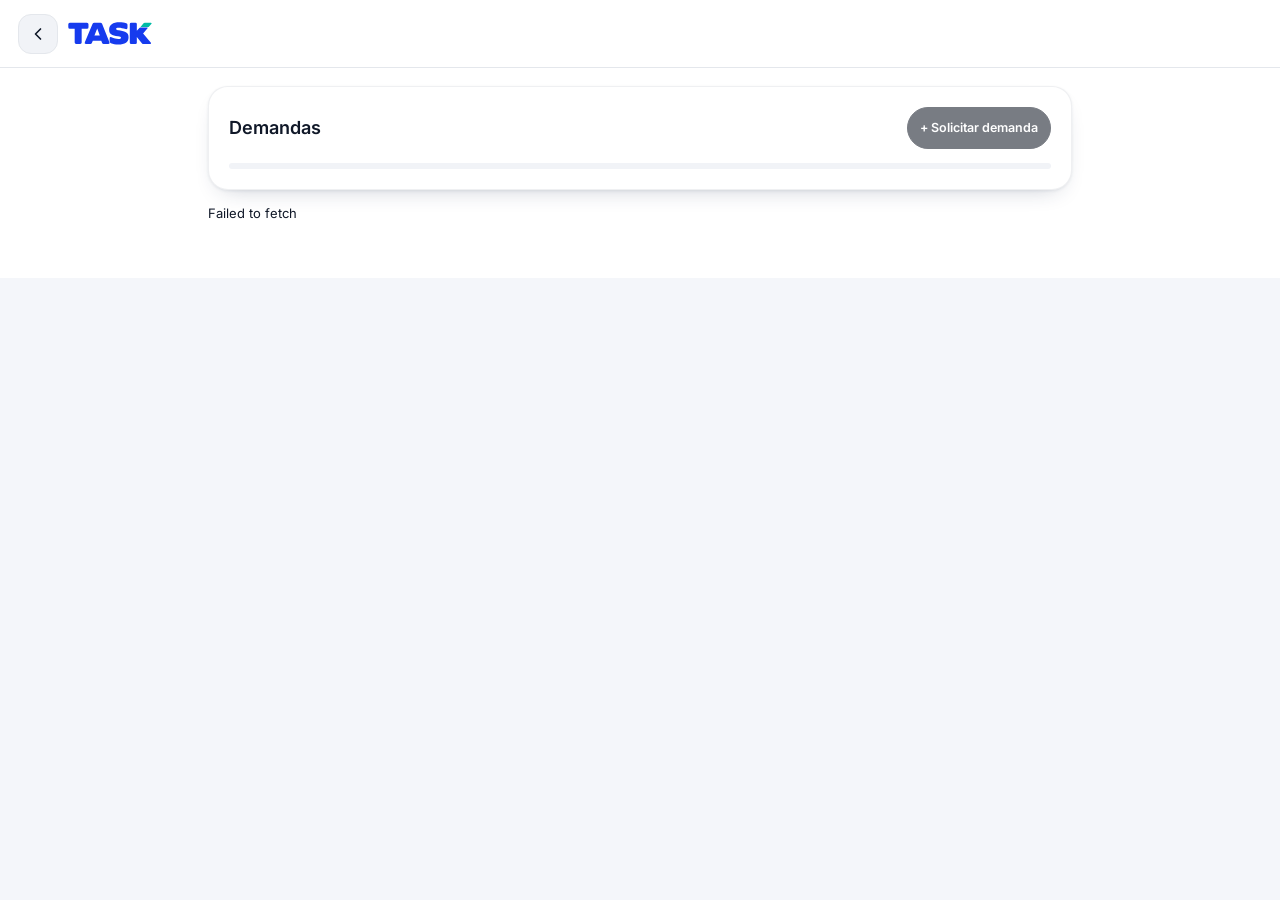
<file: demands.html>
<!doctype html>
<html lang="pt-BR">
<head>
  <meta charset="utf-8">
  <meta name="viewport" content="width=device-width, initial-scale=1.0, maximum-scale=1.0, user-scalable=no, viewport-fit=cover">
  <title>Demandas · House Tasks</title>
  <link rel="preconnect" href="https://house-tasks-api.brunohouse.workers.dev" crossorigin>
  <link rel="icon" href="./favicon.svg">
  <link rel="stylesheet" href="./assets/productivity.css">
  <link rel="stylesheet" href="./assets/house-portal.css?v=20261121-turbo">
  <link rel="stylesheet" href="./assets/demands.css">
  <script src="./assets/house-theme.js"></script>
  <script type="module" src="./assets/demands.js?v=20261121-turbo"></script>
</head>
<body class="house-productivity">
  <header>
    <div class="house-header-start">
      <a class="house-back-link" href="./" aria-label="Voltar ao início"><svg viewBox="0 0 24 24" aria-hidden="true"><path d="m15 18-6-6 6-6"/></svg></a>
      <a class="home" href="./"><img class="task-wordmark" src="./assets/task.svg" alt="TASK"></a>
    </div>
  </header>
  <main class="demands">
    <section class="surface">
      <div class="demand-heading"><h1>Demandas</h1><button class="primary" id="new-request" disabled>+ Solicitar demanda</button></div>
      <nav class="demand-tabs" aria-label="Fila de demandas"></nav>
    </section>
    <p id="demand-status" role="status"></p>
    <div id="demand-list"></div>
  </main>
  <dialog id="demand-dialog"><form id="demand-form"></form></dialog>
</body>
</html>
</file>
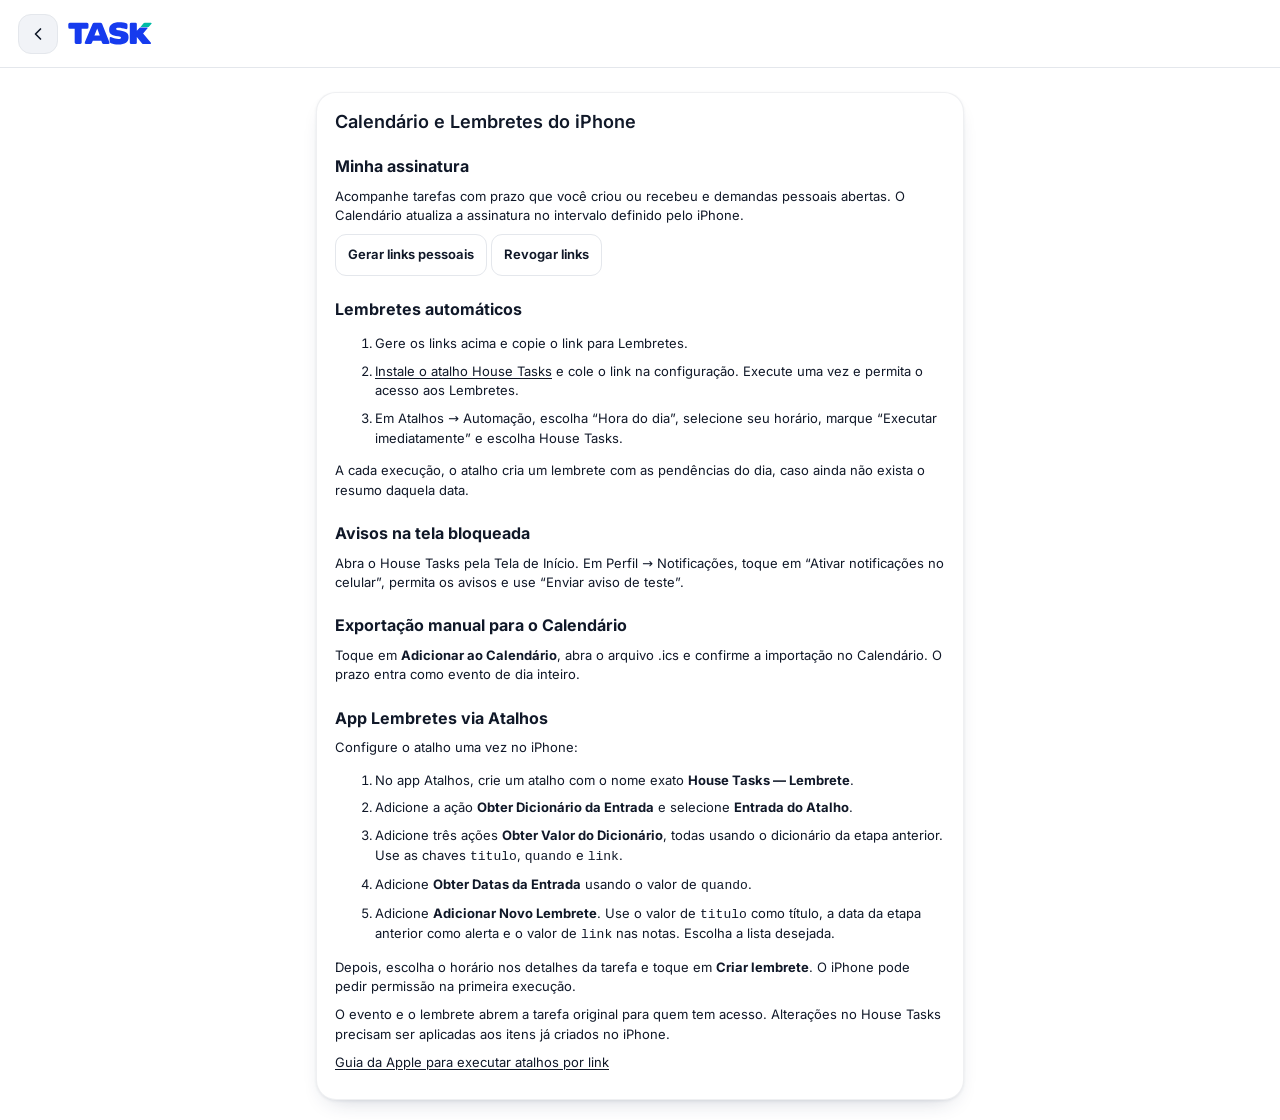
<file: iphone.html>
<!doctype html>
<html lang="pt-BR">
<head>
  <meta charset="utf-8">
  <meta name="viewport" content="width=device-width, initial-scale=1.0, maximum-scale=1.0, user-scalable=no, viewport-fit=cover">
  <link rel="icon" href="./favicon.svg?v=task-teal">
  <title>Calendário e Lembretes · House Tasks</title>
  <link rel="stylesheet" href="./assets/productivity.css?v=20261120-back-navigation">
  <link rel="stylesheet" href="./assets/house-portal.css?v=20261121-turbo">
  <script src="./assets/house-theme.js?v=20261120-back-navigation"></script>
</head>
<body class="house-productivity">
  <header>
    <div class="house-header-start">
      <a class="house-back-link" href="./" aria-label="Voltar ao início"><svg viewBox="0 0 24 24" aria-hidden="true"><path d="m15 18-6-6 6-6"/></svg></a>
      <a class="home" href="./"><img class="task-wordmark" src="./assets/task.svg" alt="TASK"></a>
    </div>
  </header>
  <main class="apple-guide">
    <article class="surface">
      <h1>Calendário e Lembretes do iPhone</h1>
      <section id="apple-sync">
        <h2>Minha assinatura</h2>
        <p>Acompanhe tarefas com prazo que você criou ou recebeu e demandas pessoais abertas. O Calendário atualiza a assinatura no intervalo definido pelo iPhone.</p>
        <button id="generate">Gerar links pessoais</button>
        <button id="revoke">Revogar links</button>
        <p role="status" aria-live="polite"></p>
        <div id="sync-links" hidden>
          <p><a id="subscribe">Assinar no Calendário Apple</a></p>
          <button id="copy-reminders">Copiar link para Lembretes</button>
        </div>
      </section>
      <h2>Lembretes automáticos</h2>
      <ol>
        <li>Gere os links acima e copie o link para Lembretes.</li>
        <li><a href="./assets/House-Tasks.shortcut" download="House Tasks.shortcut">Instale o atalho House Tasks</a> e cole o link na configuração. Execute uma vez e permita o acesso aos Lembretes.</li>
        <li>Em Atalhos → Automação, escolha “Hora do dia”, selecione seu horário, marque “Executar imediatamente” e escolha House Tasks.</li>
      </ol>
      <p>A cada execução, o atalho cria um lembrete com as pendências do dia, caso ainda não exista o resumo daquela data.</p>
      <h2>Avisos na tela bloqueada</h2>
      <p>Abra o House Tasks pela Tela de Início. Em Perfil → Notificações, toque em “Ativar notificações no celular”, permita os avisos e use “Enviar aviso de teste”.</p>
      <script type="module" src="./assets/apple-sync.js"></script>
      <h2>Exportação manual para o Calendário</h2>
      <p>Toque em <strong>Adicionar ao Calendário</strong>, abra o arquivo .ics e confirme a importação no Calendário. O prazo entra como evento de dia inteiro.</p>
      <h2>App Lembretes via Atalhos</h2>
      <p>Configure o atalho uma vez no iPhone:</p>
      <ol>
        <li>No app Atalhos, crie um atalho com o nome exato <strong>House Tasks — Lembrete</strong>.</li>
        <li>Adicione a ação <strong>Obter Dicionário da Entrada</strong> e selecione <strong>Entrada do Atalho</strong>.</li>
        <li>Adicione três ações <strong>Obter Valor do Dicionário</strong>, todas usando o dicionário da etapa anterior. Use as chaves <code>titulo</code>, <code>quando</code> e <code>link</code>.</li>
        <li>Adicione <strong>Obter Datas da Entrada</strong> usando o valor de <code>quando</code>.</li>
        <li>Adicione <strong>Adicionar Novo Lembrete</strong>. Use o valor de <code>titulo</code> como título, a data da etapa anterior como alerta e o valor de <code>link</code> nas notas. Escolha a lista desejada.</li>
      </ol>
      <p>Depois, escolha o horário nos detalhes da tarefa e toque em <strong>Criar lembrete</strong>. O iPhone pode pedir permissão na primeira execução.</p>
      <p>O evento e o lembrete abrem a tarefa original para quem tem acesso. Alterações no House Tasks precisam ser aplicadas aos itens já criados no iPhone.</p>
      <p><a href="https://support.apple.com/guide/shortcuts/apd624386f42/ios">Guia da Apple para executar atalhos por link</a></p>
    </article>
  </main>
</body>
</html>
</file>
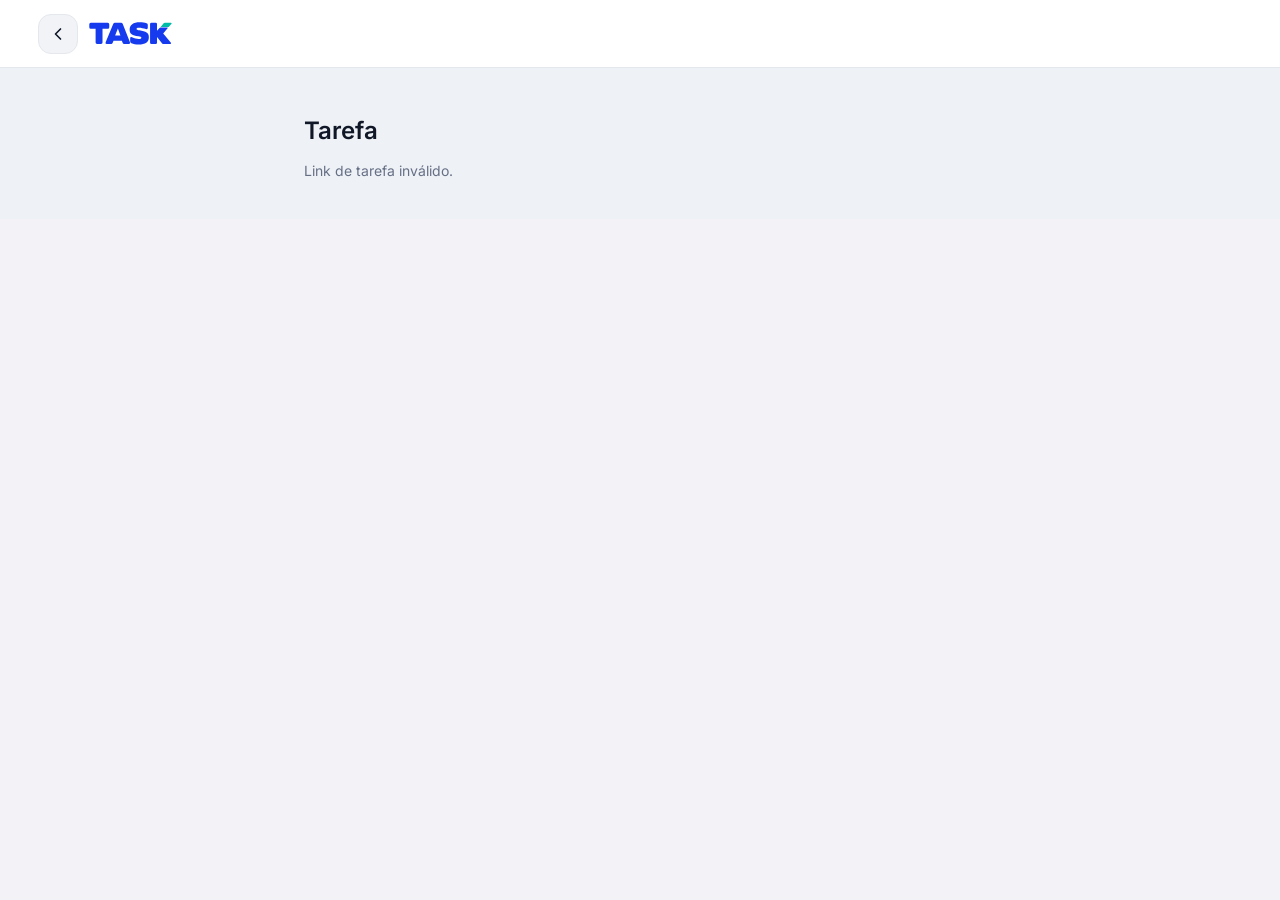
<file: notification.html>
<!doctype html>
<html lang="pt-BR">
<head>
  <meta charset="utf-8">
  <meta name="viewport" content="width=device-width, initial-scale=1.0, maximum-scale=1.0, user-scalable=no, viewport-fit=cover">
  <meta name="referrer" content="no-referrer">
  <title>Tarefa · HOUSE TASKS</title>
  <link rel="preconnect" href="https://house-tasks-api.brunohouse.workers.dev" crossorigin>
  <link rel="icon" href="./favicon.svg?v=task-teal">
  <link rel="stylesheet" href="./assets/whiteboards.css">
  <link rel="stylesheet" href="./assets/house-layout.css?v=20261121-turbo">
  <script type="module" src="./assets/notification-task.js"></script>
  <script src="./assets/house-theme.js?v=20261120-back-navigation"></script>
  <link rel="stylesheet" href="./assets/house-portal.css?v=20261121-turbo">
  <link rel="stylesheet" href="./assets/house-desktop.css?v=20261112-brand" media="(min-width: 769px) and (hover: hover) and (pointer: fine)">
</head>
<body class="house-studio">
  <header class="studio-header">
    <div class="house-header-start">
      <a class="house-back-link" href="./" aria-label="Voltar ao início"><svg viewBox="0 0 24 24" aria-hidden="true"><path d="m15 18-6-6 6-6"/></svg></a>
      <a href="./" class="studio-brand"><img class="task-wordmark" src="./assets/task.svg" alt="TASK"></a>
    </div>
  </header>
  <main class="library">
    <h1 id="task-title">Tarefa</h1>
    <p id="task-status" role="status">Carregando tarefa…</p>
    <p id="task-due"></p>
  </main>
</body>
</html>
</file>
<file: assets/productivity.css>
:root {
  color-scheme: light;
  font: 16px/1.45 Inter, -apple-system, BlinkMacSystemFont, system-ui, sans-serif;
  color: #16283e;
  background: #f4f6fa;
  --line: #dfe7f1;
  --blue: #155ad9;
}
* { box-sizing: border-box; }
body { margin: 0; }
header {
  position: sticky;
  top: 0;
  z-index: 1;
  display: flex;
  justify-content: space-between;
  align-items: center;
  gap: 10px;
  padding: 10px max(12px, calc((100vw - 1080px) / 2));
  border-bottom: 1px solid var(--line);
  background: white;
}
a { color: #124da9; text-underline-offset: .18em; overflow-wrap: anywhere; }
.home { font-size: .85rem; font-weight: 800; text-decoration: none; color: #16283e; }
nav { display: flex; gap: 4px; background: #edf2f9; padding: 3px; border-radius: 14px; }
nav a { padding: 8px 12px; border-radius: 11px; color: #405671; font-size: .86rem; white-space: nowrap; text-decoration: none; font-weight: 650; }
nav a[aria-current] { background: #fff; color: #124da9; box-shadow: 0 1px 5px #12305217; }
main { width: min(100%, 1104px); margin: auto; padding: 18px 12px 40px; display: grid; gap: 14px; }
h1, h2, p { margin: 0; }
h1 { font-size: clamp(1.5rem, 4vw, 2rem); }
h2 { font-size: 1rem; }
.surface { padding: clamp(10px, 3vw, 20px); background: #fff; border: 1px solid var(--line); border-radius: 19px; }
button, input, select, textarea { font: inherit; }
button, input, select, textarea { border: 1px solid var(--line); border-radius: 11px; background: white; color: inherit; min-height: 42px; }
button { cursor: pointer; padding: 6px 12px; font-weight: 650; }
button:disabled { opacity: .55; cursor: default; }
:focus-visible { outline: 2px solid var(--blue); outline-offset: 2px; }
input:not([type="checkbox"]), select, textarea { width: 100%; min-width: 0; padding: 8px 10px; }
textarea { resize: vertical; }
.primary { background: var(--blue); border-color: var(--blue); color: white; }
.danger { color: #a12332; }
.muted, small { color: #51647e; }
.filters, .inline { display: flex; flex-wrap: wrap; gap: 8px; }
.filters select, .inline :is(input:not([type="checkbox"]), select) { flex: 1 1 135px; }
.completed-toggle {
  min-height: 44px;
  padding: 8px 13px;
  border: 1px solid var(--portal-line);
  border-radius: 12px;
  background: #fff;
  color: #687386;
}
.completed-toggle[aria-pressed="true"] { color: #0b69df; background: #edf5ff; }
.calendar-header, .section-header { display: flex; align-items: center; gap: 6px; }
.calendar-header { margin-bottom: 9px; }
.calendar-header h2, .section-header h1 { margin-right: auto; }
.calendar-header h2 { text-transform: capitalize; }
.calendar-header button { min-width: 38px; padding-inline: 8px; }
.calendar-grid { display: grid; grid-template-columns: repeat(7, minmax(0,1fr)); gap: 4px; }
.weekday { text-align: center; font-size: .72rem; color: #51647e; padding: 3px 0; }
.day { position: relative; display: flex; flex-direction: column; align-items: flex-start; gap: 3px; min-height: 75px; padding: 4px 5px; overflow: hidden; border-radius: 9px; }
.day[aria-pressed="true"] { border-color: var(--blue); background: #edf5ff; }
.day[aria-current="date"] strong { color: #0f54bb; text-decoration: underline; }
.day-count { position: absolute; top: 5px; right: 4px; border-radius: 12px; background: #dce9fd; color: #174a92; padding: 1px 4px; font-size: .66rem; }
.day-task { display: block; width: 100%; overflow: hidden; text-overflow: ellipsis; white-space: nowrap; text-align: start; padding: 1px 3px; border-radius: 4px; font-size: .69rem; }
.badge { padding: 3px 7px; border-radius: 99px; font-size: .73rem; white-space: nowrap; }
.todo { background: #e8f0fc; color: #174781; }
.doing { background: #fff0d5; color: #754900; }
.review { background: #fce7d8; color: #873a17; }
.done { background: #dcf4e8; color: #185439; }
.task-list { display: grid; list-style: none; padding: 0; margin: 6px 0; }
.task-list li { display: flex; justify-content: space-between; align-items: center; gap: 8px; min-height: 44px; padding: 7px 0; border-bottom: 1px solid var(--line); overflow-wrap: anywhere; }
.task-list li:last-child { border-bottom: 0; }
.task-list small { display: block; }
summary { cursor: pointer; font-weight: 650; }
dialog form, label { display: grid; gap: 5px; }
.check-row { display: flex; gap: 8px; align-items: center; }
.check-row input { width: 20px; min-height: 26px; }
dialog { width: min(520px, calc(100% - 24px)); max-height: calc(100dvh - 24px); border: 1px solid var(--line); border-radius: 20px; padding: 18px; color: inherit; }
dialog::backdrop { background: #17263c70; }
@media (max-width: 520px) {
  .day { min-height: 53px; padding-inline: 3px; }
  .day-task { height: 4px; padding: 0; font-size: 0; }
  .day-task.todo { background: #5291e4; }
  .day-task.doing { background: #d49a30; }
  .day-task.review { background: #db793e; }
  .day-task.done { background: #4eab7f; }
  .day-count { position: static; }
  .calendar-grid { gap: 3px; }
  .surface { border-radius: 15px; }
}

.notes-mode { --notes-accent: #815500; width: min(100%, 1280px); }
.notes-workspace {
  display: grid;
  grid-template-columns: minmax(235px, 300px) minmax(0, 1fr);
  min-height: min(76dvh, 780px);
  background: #fff;
  border: 1px solid var(--line);
  border-radius: 21px;
}
.notes-sidebar {
  display: grid;
  align-content: start;
  gap: 10px;
  min-width: 0;
  padding: 15px 11px;
  background: #f8f8fa;
  border-radius: 20px 0 0 20px;
  border-inline-end: 1px solid #ebedf0;
}
.notes-sidebar .section-header { padding-inline: 5px; }
.note-create, .notes-back, .note-menu > summary { color: var(--notes-accent); text-decoration: none; }
.note-create { display: grid; place-items: center; width: 44px; height: 44px; font-size: 1.6rem; border-radius: 12px; background: #fff0c8; }
.notes-sidebar input { background: #ededf0; border-color: transparent; }
.notes-list { display: grid; gap: 3px; }
.note-row { display: grid; gap: 2px; padding: 10px 12px; border-radius: 11px; color: inherit; text-decoration: none; }
.note-row[aria-current], .note-row:hover { background: #fff0c8; }
.note-row :is(strong, span) { overflow: hidden; white-space: nowrap; text-overflow: ellipsis; }
.note-row span { color: #4a5362; font-size: .85rem; }
.note-row small { font-size: .73rem; }
.note-list-empty { padding: 12px; color: #566377; }
.note-editor-pane { min-width: 0; padding: clamp(14px, 3vw, 30px); }
.notes-empty { text-align: center; color: #566377; margin-block: clamp(40px, 16vh, 150px); }
.notes-back { display: none; }
.note-actions { display: flex; align-items: center; justify-content: flex-end; min-height: 40px; gap: 8px; }
.note-save-status { color: #596579; font-size: .78rem; text-align: end; }
.note-date { display: block; min-height: 17px; margin: 4px 0 12px; color: #596579; text-align: center; }
.note-form { display: grid; gap: 12px; min-width: 0; }
.note-form :is(.note-title, .note-body) { border: 0; padding: 5px 0; }
.note-form .note-title { font-size: clamp(1.65rem, 4vw, 2.3rem); font-weight: 750; }
.note-form .note-body { min-height: 160px; field-sizing: content; white-space: pre-wrap; }
.note-form :is(.note-title, .note-body):focus-visible { outline-offset: 3px; }
.note-extra { border-top: 1px solid #e9ebee; padding-top: 7px; }
.note-extra summary { font-size: .9rem; color: #536174; padding-block: 6px; }
.note-menu { position: relative; }
.note-menu > summary { list-style: none; display: grid; place-items: center; min-height: 44px; min-width: 44px; font-size: 1.1rem; }
.note-menu > summary::-webkit-details-marker { display: none; }
.note-menu > div { position: absolute; right: 0; z-index: 1; display: grid; min-width: 160px; gap: 4px; padding: 7px; background: #fff; border: 1px solid var(--line); border-radius: 12px; box-shadow: 0 5px 20px #16283e26; }
@media (max-width: 700px) {
  .notes-mode { padding: 10px 8px 28px; }
  .notes-workspace { display: block; min-height: calc(100dvh - 86px); border-radius: 16px; }
  .notes-sidebar { border: 0; border-radius: 16px; background: #fff; }
  .notes-workspace:not(.has-note) .note-editor-pane, .notes-workspace.has-note .notes-sidebar { display: none; }
  .notes-back { display: inline-flex; align-items: center; min-height: 44px; margin-right: auto; }
}

.personal-header, .personal-editor-actions {
  display: flex;
  align-items: center;
  justify-content: space-between;
  flex-wrap: wrap;
  gap: 8px;
}
.personal-demands, .personal-list, .personal-editor, .personal-editor-rows {
  display: grid;
  gap: 10px;
}
.personal-demand {
  padding: 12px;
  background: var(--portal-subtle);
  border: 1px solid var(--portal-line);
  border-radius: 14px;
}
.personal-demand h3, .personal-editor h3 {
  margin: 0;
  font-size: 14px;
  overflow-wrap: anywhere;
}
.personal-checklist { list-style: none; margin: 8px 0 0; padding: 0; }
.personal-checklist label { display: flex; align-items: center; gap: 8px; min-height: 36px; overflow-wrap: anywhere; }
.personal-checklist input { margin: 0; min-height: 0; width: 18px; height: 18px; flex-shrink: 0; accent-color: var(--portal-strong); }
.personal-checklist input:checked + span { text-decoration: line-through; color: var(--portal-muted); }
.personal-editor input { font-size: 16px; }
.personal-editor-row { display: grid; grid-template-columns: minmax(0, 1fr) auto; gap: 6px; }
.personal-editor-actions { justify-content: flex-end; }
.personal-message:empty, .personal-demands > p:empty { display: none; }
</file>
<file: assets/house-portal.css>
@font-face {
  font-family: Inter;
  src: url("./fonts/Inter-Variable.woff2") format("woff2");
  font-weight: 100 900;
  font-style: normal;
  font-display: swap;
}

:root {
  color-scheme: light;
  --portal-bg: #ffffff;
  --portal-mobile: #eef1f6;
  --portal-card: #ffffff;
  --portal-subtle: #f1f3f7;
  --portal-text: #101828;
  --portal-muted: #667085;
  --portal-line: #e4e7ec;
  --portal-strong: #0b121f;
  --portal-on-strong: #ffffff;
  --portal-green: #0f7d4f;
  --portal-red: #a82f40;
  --portal-radius: 20px;
  --portal-shadow: 0 1px 3px rgba(31, 45, 80, .08), 0 10px 24px -14px rgba(31, 45, 80, .32);
  --portal-card-line: rgba(31, 45, 80, .07);
  --portal-selected: #dadada;
  --house-font: Inter, ui-sans-serif, system-ui, sans-serif;
  --house-paper: var(--portal-card);
  --house-page: var(--portal-bg);
  --house-raised: var(--portal-subtle);
  --house-text: var(--portal-text);
  --house-muted: var(--portal-muted);
  --house-line: var(--portal-line);
  --house-accent: var(--portal-strong);
  --house-accent-hover: var(--portal-strong);
  --house-tint: var(--portal-subtle);
  --line: var(--portal-line);
  --muted: var(--portal-muted);
  --accent: var(--portal-strong);
  --blue: var(--portal-strong);
}
:root[data-house-theme="dark"] {
  color-scheme: dark;
  --portal-bg: #101216;
  --portal-mobile: #101216;
  --portal-card: #181b21;
  --portal-subtle: #22262e;
  --portal-text: #f5f6f8;
  --portal-muted: #b0bac9;
  --portal-line: #2f3540;
  --portal-strong: #f3f4f6;
  --portal-on-strong: #121417;
  --portal-green: #9fd4b7;
  --portal-red: #f3a5af;
  --portal-shadow: 0 2px 7px #0004;
  --portal-card-line: var(--portal-line);
  --portal-selected: #343a46;
}

html { background: var(--portal-bg); }
body:is(.house-app, .house-studio, .house-productivity) {
  margin: 0;
  background: var(--portal-bg) !important;
  color: var(--portal-text);
  font-family: var(--house-font);
  font-size: 13px;
  line-height: 1.5;
  letter-spacing: normal;
}
body:is(.house-app, .house-studio, .house-productivity) :is(h1,h2,h3,h4,p,a,button,input,select,textarea,summary,small,label) {
  font-family: var(--house-font) !important;
  letter-spacing: normal !important;
}
.house-app .app-shell { background: transparent; }
.house-app .main-shell {
  width: 100% !important;
  margin: 0 !important;
  max-width: none !important;
}
.house-app .main-shell main {
  width: 100% !important;
  max-width: none !important;
  margin: 0 auto !important;
  padding: 20px 18px 30px !important;
}
.house-app .topbar {
  height: 74px;
  padding: 0 18px !important;
  display: grid !important;
  grid-template-columns: 1fr auto 1fr;
  gap: 12px;
  background: var(--portal-card) !important;
  -webkit-backdrop-filter: none !important;
  backdrop-filter: none !important;
  border-color: var(--portal-line) !important;
}
.portal-brand {
  display: inline-flex;
  align-items: center;
  justify-self: start;
  min-width: 0;
  gap: 10px;
  color: var(--portal-text) !important;
  text-decoration: none;
  white-space: nowrap;
}
.portal-brand strong, .portal-brand small { display: block; }
.portal-brand strong { font-size: 16px; font-weight: 600; line-height: 1.2; }
.portal-brand small { font-size: 11.5px; color: var(--portal-muted); }
.portal-mark {
  width: 42px;
  height: 42px;
  flex: 0 0 42px;
  display: grid;
  place-items: center;
  background: var(--portal-strong);
  color: var(--portal-on-strong);
  border-radius: 50%;
  font-size: 21px;
  font-weight: 650;
}
.house-app .portal-nav {
  display: flex;
  align-items: center;
  gap: 4px;
  padding: 6px;
  border: 1px solid var(--portal-line);
  border-radius: 20px;
  background: var(--portal-card);
  box-shadow: 0 2px 5px #10182810;
}
.house-app .portal-nav .nav-item {
  display: flex;
  align-items: center;
  justify-content: center;
  gap: 7px;
  width: auto;
  min-height: 38px;
  margin: 0;
  padding: 0 10px;
  border: 0;
  border-radius: 13px;
  background: transparent;
  color: var(--portal-muted);
  font-size: 12.5px;
  font-weight: 500;
  text-decoration: none;
  white-space: nowrap;
}
.house-app .portal-nav .nav-item::before { content: none; }
.house-app .portal-nav .nav-item:hover { background: var(--portal-subtle); }
.house-app .portal-nav .nav-item.active {
  background: var(--portal-strong);
  color: var(--portal-on-strong);
  box-shadow: 0 2px 5px #10182826;
  font-weight: 600;
}
.house-app .topbar .top-actions { justify-self: end; gap: 8px; }
.house-app .topbar .private-label { display: none; }
.house-app .topbar .top-actions :is(a, button) {
  width: 36px !important;
  height: 36px !important;
  min-width: 36px !important;
  min-height: 36px !important;
  padding: 0;
  border-radius: 50% !important;
  color: var(--portal-text) !important;
  background: var(--portal-subtle) !important;
  border: 1px solid var(--portal-line) !important;
  box-shadow: none !important;
}
.house-app .portal-theme-toggle { font-size: 17px; }
.house-app .portal-nav svg, .house-app .mobile-nav svg { flex-shrink: 0; }

.house-app :is(.welcome, .filters, .column, .task-card, .catalog-card, .task-list, .completion-panel, .overview-summary > article, .notification-menu, .auth-card, .modal),
.house-studio :is(.board-tile, .floating, #studio-dialog, #notification-task),
.house-productivity :is(.surface, .notes-workspace, dialog) {
  background: var(--portal-card) !important;
  color: var(--portal-text) !important;
  border: 1px solid var(--portal-card-line) !important;
  border-radius: var(--portal-radius) !important;
  box-shadow: var(--portal-shadow) !important;
}
.house-app .welcome {
  padding: 12px 14px !important;
  gap: 10px;
  margin-bottom: 10px !important;
}
.house-app .welcome h1, .house-app .page-heading h1,
.house-app .section-heading h2, .house-studio .library h1, .house-productivity main h1 {
  color: var(--portal-text) !important;
  font-size: 18px !important;
  font-weight: 600 !important;
  line-height: 1.25 !important;
  letter-spacing: normal !important;
}
.house-app .welcome .welcome-clock {
  color: var(--portal-text);
  background: var(--portal-subtle);
  padding: 9px 12px;
  border-radius: 12px;
}
.house-app .welcome-clock time { font-size: 23px; font-weight: 600; font-variant-numeric: tabular-nums; letter-spacing: normal !important; }
.house-app .welcome-clock span { font-size: 10.5px; color: var(--portal-muted); }
.house-app .welcome-actions-row { display: flex; align-items: center; gap: 8px; flex-wrap: wrap; margin-top: 6px; }
.house-app .welcome-btn {
  display: inline-flex; align-items: center; justify-content: center; gap: 6px; min-height: 40px; padding: 6px 14px;
  border-radius: 12px; font-size: 13px; font-weight: 600; text-decoration: none; cursor: pointer; border: none;
}
.house-app .welcome-btn.welcome-create-btn { background: var(--portal-strong); color: var(--portal-on-strong); }
.house-app .welcome-btn.welcome-demand-btn { background: var(--portal-subtle); border: 1px solid var(--portal-line); color: var(--portal-text); }
.house-app .page-heading { margin: 0 0 12px; }
.house-app .page-heading .eyebrow { display: none; }
.house-app :is(.page-heading p, .section-heading p, .task-card .card-description, .task-meta, .app-footer, .catalog-card p, .empty-list) {
  color: var(--portal-muted) !important;
  font-size: 11.5px !important;
  line-height: 1.5 !important;
}
.house-app .stats-grid {
  grid-template-columns: repeat(4, minmax(0,1fr)) !important;
  gap: 6px !important;
  margin-bottom: 12px !important;
  padding: 12px;
  border: 1px solid var(--portal-line);
  border-radius: var(--portal-radius);
  background: var(--portal-card);
  box-shadow: var(--portal-shadow);
}
.house-app .stats-grid .stat {
  display: flex !important;
  flex-direction: column;
  align-items: center !important;
  justify-content: center !important;
  gap: 5px !important;
  min-height: 55.25px !important;
  padding: 9px 4px !important;
  text-align: center !important;
  background: var(--portal-subtle) !important;
  color: var(--portal-text) !important;
  border: 0 !important;
  border-radius: 12px !important;
  box-shadow: none !important;
}
.house-app .stats-grid .stat > span {
  order: 2;
  display: block !important;
  color: var(--portal-muted) !important;
  font-size: 9.5px !important;
  font-weight: 400 !important;
  line-height: 1.5 !important;
  text-transform: none !important;
  letter-spacing: normal !important;
}
.house-app .stats-grid .stat strong {
  color: var(--portal-text) !important;
  font-size: 18px !important;
  line-height: 1 !important;
  font-weight: 600 !important;
  font-variant-numeric: tabular-nums;
  letter-spacing: -.03em !important;
  margin: 0 !important;
}
.house-app .stats-grid .stat:nth-child(3) strong { color: var(--portal-green) !important; }
.house-app .stats-grid .stat-alert strong { color: var(--portal-red) !important; }
.house-app .stats-grid .stat :is(svg,small,.stat-bottom) { display: none !important; }
.house-app .section-heading { margin-bottom: 10px !important; }
.house-app .filters { padding: 10px 12px !important; margin-bottom: 12px !important; gap: 8px !important; }
.house-app :is(.search-field, .filter-group > label, .filter-late, .view-toggle, .modal .field input, .modal .field select, .modal .field textarea, .checklist-section, .approval-field) {
  color: var(--portal-text) !important;
  background: var(--portal-subtle) !important;
  border-color: var(--portal-line) !important;
}
.house-app .filter-group select {
  min-width: 0;
  text-overflow: ellipsis;
  color: var(--portal-text) !important;
  font-size: 12.5px !important;
  font-weight: 500 !important;
}
.house-app .filter-group > label svg { flex-shrink: 0; }
.house-app .filter-group .filter-late.active { background: var(--portal-selected) !important; color: var(--portal-text) !important; border-color: var(--portal-muted) !important; }
.house-app :is(.view-toggle, .mobile-status) { border-radius: 999px !important; }
.house-app .mobile-status { background: var(--portal-card) !important; box-shadow: var(--portal-shadow); border-color: var(--portal-line) !important; }
.house-app :is(.view-toggle button.active,.mobile-status button.active) {
  background: var(--portal-subtle) !important;
  color: var(--portal-text) !important;
  border-radius: 999px !important;
  box-shadow: none !important;
}
.house-app .mobile-status button,
.house-app .view-toggle button { font-weight: 500 !important; color: var(--portal-muted) !important; }
.house-app .mobile-status button {
  min-width: 0;
  min-height: 36px !important;
  font-size: 12.5px !important;
  padding-inline: 4px !important;
}
.house-app .column-head { padding-inline: 0 !important; }
.house-app .column-head .icon-button { flex-shrink: 0; }
.house-app :is(.view-toggle,.mobile-status) button.active { background: var(--portal-selected) !important; font-weight: 600 !important; }
.house-app .mobile-status button b { background: var(--portal-subtle) !important; color: var(--portal-muted) !important; font-weight: 600 !important; }
.house-app .mobile-status button.active b { background: var(--portal-strong) !important; color: var(--portal-on-strong) !important; }
.house-app .column-add, .house-app .column-head .count {
  background: var(--portal-subtle) !important;
  color: var(--portal-text) !important;
  font-weight: 500 !important;
}
.house-app .column-head .dot { background: var(--portal-muted) !important; }
.house-app .column[data-stage="done"] .column-head .dot { background: var(--portal-green) !important; }
.house-app .kanban { gap: 10px !important; }
.house-app .column { background: var(--portal-subtle) !important; }
.house-app .column[data-stage="done"] { background: var(--portal-subtle) !important; border-color: var(--portal-line) !important; }
.house-app .column[data-stage="done"] .completed-tasks > summary { color: var(--portal-green); }
.house-app .column-head h3, .house-app .task-card h3 { color: var(--portal-text) !important; font-size: 13px !important; font-weight: 600 !important; }
.house-app :is(.task-card .card-bottom,.column-head,.list-row) { border-color: var(--portal-line) !important; }
.house-app .task-card .task-action-btn { color: var(--portal-text) !important; background: var(--portal-subtle) !important; border: 1px solid var(--portal-line) !important; }
.house-app :is(.primary,.approve-button,.welcome .primary,.modal-footer-actions button.primary,.mobile-nav .mobile-create),
.house-studio .primary, .house-productivity .primary {
  background: var(--portal-strong) !important;
  color: var(--portal-on-strong) !important;
  border-color: var(--portal-strong) !important;
  border-radius: 999px !important;
  box-shadow: none !important;
  font-size: 12.5px !important;
  font-weight: 600 !important;
}
.house-app :is(.icon-button,.secondary), .house-studio .quiet {
  background: var(--portal-subtle) !important;
  color: var(--portal-text) !important;
  border-color: var(--portal-line) !important;
}
.house-app .modal { border-radius: 14px !important; }
.house-app .modal :is(h2,h3,strong), .house-app .modal .field,
.house-app .modal .approval-field > span { color: var(--portal-text) !important; }
.house-app .modal .modal-title-clean { font-size: 18px !important; font-weight: 600 !important; }
.house-app .modal .field { text-transform: none !important; font-size: 11.5px !important; }
.house-app .modal .field :is(input,select,textarea) { border-radius: 10px !important; box-shadow: none !important; }
.house-app .modal .modal-segmented-tabs { background: var(--portal-subtle) !important; border-color: var(--portal-line) !important; }
.house-app .modal .modal-segmented-tabs .seg-tab.active { background: var(--portal-card) !important; color: var(--portal-text) !important; }
.house-app .modal .check-add { background: var(--portal-card) !important; border-color: var(--portal-line) !important; }
.house-app .modal .check-add input { background: transparent; color: var(--portal-text) !important; }
.house-app .modal .check-add button { background: var(--portal-strong) !important; color: var(--portal-on-strong) !important; }
.house-app .modal-footer-actions { border-color: var(--portal-line) !important; }
.house-app .auth-shell, body.house-app:has(.auth-shell) { background: var(--portal-mobile) !important; }
.house-app .auth-card { border-radius: var(--portal-radius) !important; }
.house-app .auth-card h2 { color: var(--portal-text) !important; font-size: 22px !important; }
.house-app .google-auth-btn { border-radius: 12px !important; background: var(--portal-card) !important; color: var(--portal-text) !important; border-color: var(--portal-line) !important; }

.house-studio .studio-header, .house-productivity > header {
  min-height: 68px;
  background: var(--portal-card) !important;
  color: var(--portal-text) !important;
  border-color: var(--portal-line) !important;
}
.house-studio :is(.editor,.board-preview), .house-productivity .notes-sidebar { background: var(--portal-mobile) !important; }
.house-studio .library { max-width: none; padding: 20px 18px; }
.house-studio .studio-brand > span { background: var(--portal-strong); color: var(--portal-on-strong); border-radius: 50%; }
.house-studio :is(#board-title, .selection textarea, .selection input:not([type="color"]), #dialog-body input:not([type="file"]), #dialog-body select, #dialog-body textarea) {
  color: var(--portal-text);
  background: var(--portal-subtle);
  border-color: var(--portal-line);
}
.house-studio .icon-tool { color: var(--portal-text); }
.house-studio .icon-tool[aria-pressed="true"], .house-studio .icon-tool:hover { background: var(--portal-subtle); color: var(--portal-text); }
.house-productivity main { width: 100%; padding-inline: 18px; }
.house-productivity > header { padding-inline: 18px; }
.house-productivity :is(nav,.day[aria-pressed="true"],.note-create,.note-row[aria-current],.note-row:hover) { background: var(--portal-subtle); }
.house-productivity :where(a,.home,.notes-back,.note-menu > summary,.day[aria-current="date"] strong) { color: var(--portal-text); }
.house-productivity > header nav a[aria-current="page"] {
  background: var(--portal-selected);
  color: var(--portal-text);
  box-shadow: none;
  font-weight: 600;
}
.house-productivity :is(button,input,select,textarea,.note-menu > div) { background: var(--portal-card); color: var(--portal-text); border-color: var(--portal-line); }
.house-productivity :is(.muted,small,.note-row span,.note-date,.note-save-status,.weekday) { color: var(--portal-muted); }
.house-productivity .notes-sidebar input { background: var(--portal-subtle); }
.house-productivity .note-form .note-title { font-size: 22px; font-weight: 600; }
.house-productivity :is(.notes-sidebar,.note-extra) { border-color: var(--portal-line); }

@media (min-width: 769px) {
  .house-app .mobile-nav { display: none !important; }
}
@media (min-width: 769px) and (max-width: 1080px) {
  .house-app .portal-nav .nav-item { font-size: 0; gap: 0; padding: 0; width: 38px; }
  .house-app .portal-nav .nav-item svg { width: 16px; height: 16px; }
}
@media (max-width: 768px) {
  body:is(.house-app,.house-studio,.house-productivity) { background: var(--portal-mobile) !important; }
  .house-app .topbar {
    height: auto;
    min-height: 66px;
    margin: 14px 16px 0;
    padding: 9px 10px !important;
    grid-template-columns: minmax(0, 1fr) auto;
    border: 1px solid var(--portal-card-line) !important;
    border-radius: 20px;
    box-shadow: var(--portal-shadow);
  }
  .house-app .portal-nav { display: none; }
  .house-app .main-shell main { padding: 14px 16px 86px !important; }
  .house-app .portal-brand strong { font-size: 16px; }
  .house-app .portal-brand small { font-size: 11.5px; }
  .house-app .topbar .top-actions { gap: 4px; }
  .house-app .topbar .top-actions :is(a,button) { width: 32px !important; height: 32px !important; min-width: 32px !important; min-height: 32px !important; }
  .house-app .mobile-nav {
    display: flex !important;
    left: 16px !important;
    right: 16px !important;
    bottom: calc(12px + env(safe-area-inset-bottom)) !important;
    min-height: 56px;
    padding: 6px !important;
    background: var(--portal-card) !important;
    border-color: var(--portal-line) !important;
    border-radius: 999px !important;
    box-shadow: var(--portal-shadow) !important;
    backdrop-filter: none !important;
  }
  .house-app .mobile-nav :is(button,.mobile-nav-link) { color: var(--portal-muted) !important; font-size: 0 !important; gap: 0 !important; }
  .house-app .mobile-nav :is(button,.mobile-nav-link).active { background: var(--portal-selected) !important; color: var(--portal-text) !important; border-radius: 999px !important; }
  .house-app .mobile-nav .mobile-create { color: var(--portal-on-strong) !important; margin: 0 2px !important; width: 40px !important; height: 40px !important; min-height: 40px !important; min-width: 40px !important; }
  .house-app .mobile-nav .mobile-create svg { width: 18px; height: 18px; }
  .house-productivity main, .house-studio .library { padding-inline: 16px; }
}
@media (max-width: 360px) {
  .house-app .topbar { gap: 4px; }
  .house-app .portal-brand strong { font-size: 14px; }
  .house-app .portal-brand { gap: 6px; }
  .house-app .portal-mark { width: 32px; height: 32px; flex-basis: 32px; font-size: 17px; }
  .house-app .portal-brand small { font-size: 10.5px; }
  .house-app .mobile-status button { font-size: 11px !important; gap: 3px !important; padding-inline: 2px !important; }
  .house-app .mobile-status button b { padding-inline: 5px !important; }
  .house-app .stats-grid { grid-template-columns: repeat(2, minmax(0, 1fr)) !important; }
}

/* Shared portal surfaces for the library, directory and calendar. */
.house-app .page-heading,
.house-studio .library-heading {
  display: flex;
  align-items: center;
  justify-content: space-between;
  gap: 12px;
  margin: 0 0 12px;
  padding: 14px;
  background: var(--portal-card);
  border: 1px solid var(--portal-card-line);
  border-radius: var(--portal-radius);
  box-shadow: var(--portal-shadow);
}
.house-app .page-heading h1 { margin: 0; }
.house-app .page-heading p { margin: 4px 0 0; }
.house-app .page-heading .primary { min-height: 40px; flex-shrink: 0; }
.house-app .catalog-search { margin-bottom: 12px; }
.house-app .catalog-grid { gap: 12px; }
.house-app .catalog-grid .catalog-card {
  display: grid;
  grid-template-columns: 38px minmax(0, 1fr) 20px;
  grid-template-rows: auto auto auto;
  align-items: center;
  column-gap: 10px;
  row-gap: 2px;
  min-height: 0;
  padding: 12px;
  text-align: start;
}
.house-app .catalog-card .catalog-icon {
  grid-area: 1 / 1 / 3 / 2;
  width: 38px;
  height: 38px;
  margin: 0;
  border-radius: 50%;
  color: var(--portal-text);
  background: var(--portal-subtle);
}
.house-app .catalog-card > svg { grid-area: 1 / 3; position: static; color: var(--portal-muted); }
.house-app .catalog-card h3 { grid-area: 1 / 2; margin: 0; font-size: 13px; font-weight: 600; color: var(--portal-text); overflow-wrap: anywhere; }
.house-app .catalog-card p { grid-area: 2 / 2 / 3 / 4; margin: 0; overflow-wrap: anywhere; }
.house-app .catalog-card .catalog-status { grid-area: 3 / 2 / 4 / 4; margin: 3px 0 0; font-size: 10.5px; color: var(--portal-green); }
.house-app .catalog-card .catalog-status.disabled, .house-app .catalog-empty { color: var(--portal-muted); }
.house-app .catalog-empty { grid-column: 1 / -1; padding: 12px; }

.house-app .auth-panel { max-width: 390px; }
.house-app .auth-card { padding: 24px !important; }
.house-app .auth-card .auth-lock {
  width: 44px !important;
  height: 44px !important;
  border-radius: 50% !important;
  margin-bottom: 12px !important;
  background: var(--portal-strong) !important;
  color: var(--portal-on-strong) !important;
  box-shadow: none !important;
}
.house-app .auth-card .eyebrow { color: var(--portal-muted) !important; font-weight: 500 !important; letter-spacing: normal !important; text-transform: none !important; }
.house-app .auth-card h2 { font-size: 20px !important; font-weight: 600 !important; }
.house-app .auth-card > p { color: var(--portal-muted) !important; font-size: 13px !important; margin-bottom: 16px !important; }
.house-app .google-auth-btn { min-height: 44px !important; font-size: 13px !important; font-weight: 600 !important; box-shadow: none !important; }
.house-app .google-auth-btn:hover:not(:disabled) { background: var(--portal-subtle) !important; }
.house-app .auth-card .auth-security { margin-top: 12px !important; color: var(--portal-muted) !important; }
.house-app .auth-card .auth-security svg { color: var(--portal-green) !important; }

.house-studio .library-heading h1 { margin: 0; }
.house-studio #library-status:empty { display: none; }
.house-studio .board-list { gap: 12px; }
.house-studio .board-preview { height: 88px; }
.house-studio .board-tile strong { margin: 10px 12px 2px; font-size: 13px; font-weight: 600; }
.house-studio .board-tile small { margin: 0 12px 10px; color: var(--portal-muted); }
.house-studio .studio-brand { color: var(--portal-text); }
.house-studio .studio-brand strong { font-size: 14px; font-weight: 600; }
.house-productivity > header nav { padding: 4px; gap: 2px; border-radius: 999px; }
.house-productivity > header nav a {
  display: flex;
  align-items: center;
  justify-content: center;
  min-height: 36px;
  padding: 6px 12px;
  border-radius: 999px;
  color: var(--portal-muted);
  font-size: 12.5px;
  font-weight: 500;
}
.house-productivity .day[aria-pressed="true"] { border-color: var(--portal-muted); }
.house-productivity .day-count { background: var(--portal-subtle); color: var(--portal-text); }
.house-productivity .calendar-header h2 { text-transform: none; font-weight: 600; }
.house-productivity .calendar-header h2::first-letter { text-transform: uppercase; }
.house-productivity .task-list a { text-decoration: none; font-weight: 500; }
.house-productivity .task-list a:hover { text-decoration: underline; }

@media (max-width: 768px) {
  .house-productivity > header,
  .house-studio:has(#library:not([hidden])) .studio-header {
    min-height: 60px;
    margin: 14px 16px 0;
    padding: 8px 10px;
    border: 1px solid var(--portal-card-line) !important;
    border-radius: var(--portal-radius);
    box-shadow: var(--portal-shadow);
  }
  .house-app .page-heading { gap: 8px; }
  .house-app .page-heading .primary { margin-left: 0; }
  .house-studio .library-heading { flex-wrap: wrap; }
  .house-studio .library-actions { display: flex; flex-wrap: wrap; gap: 6px; }
}
@media (max-width: 520px) {
  .house-app .page-heading p { display: none; }
  .house-app .page-heading { flex-wrap: nowrap; }
  .house-productivity > header .home { font-size: 11px; font-weight: 600; }
  .house-productivity .filters select { flex-basis: 120px; }
}

.house-app .apple-task-actions {
  margin-block: 12px;
  padding: 12px;
  border: 1px solid var(--portal-card-line);
  border-radius: 12px;
  background: var(--portal-subtle);
  color: var(--portal-text);
}
.apple-task-actions summary { cursor: pointer; font-weight: 600; }
.apple-task-actions > a { display: inline-block; margin-top: 10px; color: var(--portal-text); }
.apple-task-controls { display: grid; gap: 8px; margin-top: 10px; }
.apple-task-controls label { display: flex; align-items: center; justify-content: space-between; gap: 8px; }
.apple-task-controls input { width: auto; font-size: 16px; }
.apple-task-controls :is(button,.apple-reminder) {
  display: grid;
  place-items: center;
  min-height: 44px;
  padding: 6px 12px;
  border: 1px solid var(--portal-line);
  border-radius: 10px;
  background: var(--portal-card);
  color: var(--portal-text);
  font-weight: 600;
  text-decoration: none;
}
.house-productivity .apple-guide { max-width: 680px; margin: auto; padding: 24px 16px; }
.apple-guide article { padding: 18px; }
.apple-guide h2 { margin-top: 1.3em; }
.apple-guide p, .apple-guide li { margin-block: .65em; }

.house-logo {
  display: block;
  object-fit: contain;
  flex-shrink: 0;
}
.house-app .portal-mark.house-logo,
.house-app .auth-card .auth-lock.house-logo {
  background: transparent !important;
  border-radius: 0 !important;
}
.house-app .portal-brand strong { letter-spacing: .015em; }
.house-studio .studio-brand .house-logo,
.house-productivity > header .home .house-logo { width: 32px; height: 32px; }
.house-productivity > header .home,
.house-studio .studio-brand { display: inline-flex; align-items: center; gap: 7px; }
.house-productivity > header .home strong,
.house-studio .studio-brand strong { font-size: 12px; font-weight: 650; white-space: nowrap; }
@media (max-width: 700px) {
  .house-studio:has(#editor:not([hidden])) .studio-brand strong { display: none; }
}

.task-wordmark { display:block; width:84px; height:auto; object-fit:contain; }
.house-header-start { display:flex; align-items:center; gap:10px; min-width:0; }
.house-back-link {
  display:grid;
  place-items:center;
  width:40px;
  height:40px;
  flex:0 0 40px;
  border:1px solid var(--portal-line);
  border-radius:13px;
  background:var(--portal-subtle);
  color:var(--portal-text) !important;
  text-decoration:none;
  transition:background-color .18s ease, transform .18s ease, border-color .18s ease;
}
.house-back-link svg { width:20px; height:20px; fill:none; stroke:currentColor; stroke-width:2; stroke-linecap:round; stroke-linejoin:round; }
.house-back-link:hover { background:var(--portal-selected); border-color:var(--portal-muted); }
.house-back-link:active { transform:scale(.94); }
.house-back-link:focus-visible { outline:3px solid color-mix(in srgb, var(--portal-text) 22%, transparent); outline-offset:2px; }
.house-studio:has(#editor:not([hidden])) .studio-home-start { display:none; }
#library-link::before { content:"←"; margin-right:6px; font-size:1.05em; }

/* Desativa zoom automatico no iOS/mobile (foco em campos e toque duplo) na tela inicial e em todo o sistema */
html, body {
  touch-action: manipulation;
  -webkit-text-size-adjust: 100%;
  text-size-adjust: 100%;
}
button, a, label, summary, [role="button"], [role="tab"] {
  touch-action: manipulation;
}
@media (hover: none), (pointer: coarse), (max-width: 1024px) {
  input:not([type="checkbox"]):not([type="radio"]):not([type="range"]):not([type="color"]),
  textarea,
  select,
  [contenteditable="true"] {
    font-size: 16px !important;
  }
}

/* Protege o topo contra Dynamic Island / barra de status no iPhone (PWA e Safari) */
body:is(.house-app, .house-studio, .house-productivity)::before {
  content: "";
  position: fixed;
  top: 0;
  left: 0;
  right: 0;
  height: env(safe-area-inset-top, 0px);
  background: var(--portal-mobile, #f1f5f9);
  z-index: 60;
  pointer-events: none;
}
.house-app .app-shell,
body.house-productivity,
body.house-studio {
  padding-top: env(safe-area-inset-top, 0px);
}
.house-app .topbar {
  top: env(safe-area-inset-top, 0px) !important;
}
.house-app .auth-shell {
  padding-top: calc(16px + env(safe-area-inset-top, 0px)) !important;
}

/* Isolamento de layout para rolagem e interacoes em 60/120fps sem perder nenhuma animacao */
.house-app .task-card,
.house-app .catalog-card,
.house-productivity .demand-card,
.house-studio .board-tile {
  contain: layout style;
}
.house-app .column,
.house-app .modal::backdrop,
dialog.modal::backdrop {
  -webkit-backdrop-filter: none !important;
  backdrop-filter: none !important;
}
@media (max-width:520px) {
  .house-header-start { gap:8px; }
  .house-back-link { width:38px; height:38px; flex-basis:38px; border-radius:12px; }
  .house-header-start .task-wordmark { width:72px; }
}
.house-app .portal-brand { flex-direction:column; align-items:flex-start; gap:3px; }
.house-app .task-login-logo { width:132px; margin:0 auto 18px; }
[data-house-theme="dark"] .task-wordmark { background:#fff; border-radius:5px; padding:3px 5px; box-sizing:content-box; }
</file>
<file: assets/demands.css>
.house-productivity .demands { max-width: 900px; }
.demand-heading, .demand-actions { display: flex; flex-wrap: wrap; align-items: center; gap: 8px; justify-content: space-between; }
.demand-tabs { margin-top: 14px; flex-wrap: wrap; background: var(--portal-subtle); border-radius: 16px; }
.demand-tabs button { border: 0; background: transparent; border-radius: 12px; flex: 1; }
.demand-tabs button[aria-pressed="true"] { background: var(--portal-selected); color: var(--portal-text); }
#demand-list { display: grid; gap: 10px; }
.demand-card { display: grid; gap: 8px; overflow-wrap: anywhere; }
.demand-card h2 { font-size: 15px; }
.demand-card .demand-actions { justify-content: flex-start; }
.demand-evidence { display: flex; gap: 8px; flex-wrap: wrap; }
#demand-form { gap: 12px; }
#demand-form :is(input, select, textarea) { font-size: 16px; }
#demand-form textarea { min-height: 90px; }
.house-app .demand-entry { color: var(--portal-text); font-size: 13px; }
.demand-preview { display: grid; gap: 8px; overflow-wrap: anywhere; }
.demand-preview img { max-width: 100%; max-height: 58vh; object-fit: contain; }
</file>
<file: assets/whiteboards.css>
:root{font-family:Inter,system-ui,sans-serif;color:#242039;background:#f7f7fa;--accent:#6443c6;--line:#e7e4ef;--muted:#655e77}
*{box-sizing:border-box}
body{margin:0}
[hidden]{display:none!important}
button,input,select,textarea{font:inherit}
button{cursor:pointer}
button:disabled{opacity:.48;cursor:default}
button:focus-visible,a:focus-visible,input:focus-visible,textarea:focus-visible,select:focus-visible{outline:2px solid #815ee8;outline-offset:2px}
.studio-header{height:68px;display:flex;align-items:center;gap:14px;padding:0 20px;background:#fff;border-bottom:1px solid var(--line);position:relative;z-index:2}
.studio-brand{font-weight:820;letter-spacing:.065em;font-size:.78rem;white-space:nowrap;color:inherit;text-decoration:none;display:flex;align-items:center;gap:8px}
.studio-brand>span{display:grid;place-content:center;grid-auto-flow:column;width:34px;height:34px;border-radius:11px;background:#704ccf;color:white;font-size:1.3rem;letter-spacing:-.07em}
.studio-brand>span span{color:#e5cdff}
.header-end{margin-left:auto;display:flex;align-items:center;gap:8px}
#save-status{font-size:.77rem;color:var(--muted)}
#board-title{border:1px solid transparent;padding:7px;background:#fff;border-radius:7px;width:min(270px,24vw);font-weight:700;color:inherit}
#board-title:hover{border-color:var(--line)}
.primary,.quiet{min-height:38px;border:0;border-radius:9px;padding:8px 12px;font-weight:650;white-space:nowrap}
.primary{background:var(--accent);color:#fff}
.primary:hover{background:#5535ad}
.quiet{background:#f1edf9;color:#3f2d72}
.quiet:hover{background:#eae2fa}
.library{max-width:1180px;margin:auto;padding:58px 28px}
.library-heading{display:flex;align-items:center;justify-content:space-between;gap:14px;margin-bottom:24px}
.library h1{font-size:clamp(2rem,5vw,3.15rem);letter-spacing:-.055em;margin:0}
.library p{color:var(--muted)}
.board-list{display:grid;grid-template-columns:repeat(auto-fill,minmax(220px,1fr));gap:16px}
.board-tile{border:1px solid var(--line);border-radius:14px;text-align:left;overflow:hidden;background:white;color:inherit;padding:0}
.board-tile:hover{border-color:#b49ae9;box-shadow:0 5px 19px #2d205418}
.board-preview{width:100%;height:135px;display:block;background:#f3effa}
.board-tile strong,.board-tile small{display:block;margin:10px 14px;overflow-wrap:anywhere}
.board-tile small{color:var(--muted);margin-top:-5px}
.editor{height:calc(100dvh - 68px);position:relative;overflow:hidden;background:#f6f5f9}
#canvas{display:block;width:100%;height:100%;touch-action:none;user-select:none;cursor:crosshair}
#canvas[data-tool="select"]{cursor:default}
#canvas[data-tool="hand"]{cursor:grab}
#canvas[data-tool="select"] [data-element]{cursor:move}
#canvas [data-element] text{pointer-events:none}
.floating{position:absolute;background:#fff;border:1px solid var(--line);box-shadow:0 3px 13px #33264714;border-radius:13px;padding:5px}
.tools{top:16px;left:14px;display:grid;gap:3px;max-height:calc(100% - 115px);overflow:auto}
.history{bottom:14px;left:14px;display:flex;gap:4px}
.zoom{bottom:14px;right:14px;display:flex;align-items:center;gap:3px}
.icon-tool{border:0;background:transparent;border-radius:8px;color:#30264d;min-width:40px;min-height:40px;display:inline-grid;place-items:center;padding:6px}
.icon-tool:hover,.icon-tool[aria-pressed="true"]{background:#eee5ff;color:#5935ad}
.icon-tool svg{width:20px;height:20px}
.selection{right:14px;top:16px;width:min(280px,calc(100% - 80px));padding:12px;display:grid;gap:9px}
.selection textarea,.selection input:not([type="color"]),#dialog-body input:not([type="file"]),#dialog-body select{width:100%;padding:8px;border:1px solid var(--line);border-radius:8px;background:white;color:inherit}
.selection textarea{min-height:72px;resize:vertical;font-size:16px}
.selection-actions{display:flex;flex-wrap:wrap;gap:5px}
.selection label{font-size:.82rem}
.notice{left:72px;bottom:69px;max-width:min(380px,calc(100% - 88px));padding:10px;color:#7b2032;overflow-wrap:anywhere}
.notice button{margin:7px 3px 0 0}
.empty{position:absolute;inset:0;display:grid;place-content:center;justify-items:center;pointer-events:none;text-align:center;padding:62px;color:var(--muted)}
.empty button{pointer-events:auto}
#studio-dialog{width:min(480px,calc(100% - 24px));max-height:calc(100dvh - 24px);overflow:auto;border:1px solid var(--line);border-radius:17px;padding:21px;color:inherit}
#studio-dialog::backdrop{background:#21173566}
.dialog-shell{position:absolute;right:10px;top:10px}
.dialog-close{font-size:1.15rem}
#dialog-body h2{margin:0 42px 14px 0}
#dialog-body form{display:grid;gap:10px}
#dialog-body label{display:grid;gap:4px}
.dialog-options{display:flex;flex-wrap:wrap;gap:8px;margin-top:12px}
.member-list{list-style:none;padding:0}
.member-list li{display:flex;justify-content:space-between;align-items:center;gap:6px;padding:7px 0;border-top:1px solid var(--line);overflow-wrap:anywhere;font-size:.85rem}
@media(max-width:700px){
  .studio-header{height:58px;padding:0 8px;gap:5px}
  .studio-brand{font-size:0;gap:0}
  .studio-brand>span{font-size:1.3rem;width:32px;height:32px}
  .header-end{gap:3px}
  .studio-header button{padding:5px 7px;font-size:.73rem}
  #board-title{width:min(140px,24vw);padding:4px;font-size:16px;min-width:48px}
  #save-status{max-width:60px;white-space:normal;font-size:.63rem}
  .library{padding:25px 12px}
  .library-heading{align-items:flex-start}
  .library-heading p{font-size:.87rem}
  .editor{height:calc(100dvh - 58px)}
  .tools{left:5px;top:8px}
  .selection{right:5px;top:8px;width:min(220px,calc(100% - 67px))}
  .icon-tool{min-width:37px;min-height:37px}
}
.library-actions{display:flex;gap:7px;flex-wrap:wrap;justify-content:flex-end}
.comment-list li{display:grid;gap:5px}
.comment-list span{white-space:pre-wrap}
.comment-list small{color:var(--muted)}
#dialog-body textarea{min-height:90px;width:100%;padding:8px;border:1px solid var(--line);border-radius:8px;resize:vertical}
@media(max-width:700px){
  #comments{font-size:0;width:33px;min-width:33px}
  #comments::after{content:"···";font-size:1.12rem}
}
@media(max-width:700px){
  body:has(.editor:not([hidden])) .studio-header{height:100px;flex-wrap:wrap;align-content:center;row-gap:4px}
  body:has(.editor:not([hidden])) .header-end{flex-basis:100%;justify-content:flex-end}
  #board-title{flex:1;width:auto;max-width:none}
  #save-status{max-width:none;margin-right:auto}
  .editor{height:calc(100dvh - 100px)}
  #comments{font-size:.73rem;width:auto}
  #comments::after{content:none}
}

/* Solid surfaces and clear grouping across the studio. */
:root {
  font-family: -apple-system, BlinkMacSystemFont, Inter, system-ui, sans-serif;
  color: #1c1b24;
  background: #f2f2f7;
  --accent: #5c43bc;
  --line: #e5e4ed;
  --muted: #625e70;
}
.studio-header { background: #fff; gap: 16px; }
.studio-brand > span { background: var(--accent); border-radius: 12px; }
#board-title { font-size: 1rem; }
.primary, .quiet { border-radius: 12px; }
.primary:hover { background: #4e36a6; }
.quiet { background: #f0eff5; color: #3f355d; }
.library { max-width: 1140px; }
.library-heading { margin-bottom: 28px; }
.library h1 { font-weight: 760; }
.board-list { gap: 20px; }
.board-tile {
  border-radius: 20px;
  border-color: var(--line);
  box-shadow: 0 2px 8px #2018410a;
}
.board-tile strong { margin: 15px 16px 9px; font-size: 1.03rem; }
.board-tile small { margin: 0 16px 15px; }
.board-preview { background: #eeebf7; }
.editor { background: #f5f5fa; }
#dots circle { fill: #d7d4e3; }
.floating {
  background: #fff;
  border-radius: 17px;
  box-shadow: 0 3px 12px #22174612, 0 1px 2px #22174608;
}
.icon-tool { border-radius: 11px; }
.icon-tool[aria-pressed="true"] { background: #ece7fb; color: #5136aa; }
.selection { padding: 14px; }
#studio-dialog { border-radius: 23px; background: #fff; }
#studio-dialog::backdrop { background: #1d173d52; }
@media (max-width: 700px) {
  .studio-header { gap: 5px; }
  .studio-header button { min-height: 40px; }
  .library-heading { gap: 10px; }
  .library-actions { align-self: center; }
  .tools {
    top: auto;
    right: 8px;
    bottom: calc(8px + env(safe-area-inset-bottom));
    left: 8px;
    display: flex;
    max-height: none;
    overflow: auto hidden;
    scrollbar-width: thin;
  }
  .tools .icon-tool { flex: 0 0 44px; min-height: 44px; }
  .history, .zoom { bottom: calc(74px + env(safe-area-inset-bottom)); }
  .history { left: 8px; }
  .zoom { right: 8px; }
  .selection { right: 8px; top: 8px; width: min(240px, calc(100% - 16px)); }
  .notice { left: 8px; bottom: calc(132px + env(safe-area-inset-bottom)); }
}

.mobile-tools { display: none; }
.branch-toggle { cursor: pointer; }
.branch-toggle circle { fill: #fff; stroke: #8c83a5; stroke-width: 1.5; }
.branch-toggle path { fill: none; stroke: #3e3362; stroke-width: 2; stroke-linecap: round; }
.branch-toggle:focus-visible circle { stroke: #155ad9; stroke-width: 3; }
.board-task-status { fill: #243f6b; font: 650 13px system-ui, sans-serif; }
.selection-actions a { display: inline-flex; align-items: center; text-decoration: none; }
#dialog-body select { width: 100%; padding: 8px; border: 1px solid var(--line); border-radius: 8px; }
.mobile-tool-options { display: grid; grid-template-columns: repeat(2, minmax(0, 1fr)); gap: 8px; }
@media (max-width: 700px) {
  #tools { display: none; }
  .mobile-tools {
    position: absolute;
    display: grid;
    grid-template-columns: repeat(4, minmax(0, 1fr));
    gap: 4px;
    bottom: calc(8px + env(safe-area-inset-bottom));
    left: 8px;
    right: 8px;
    padding: 4px;
  }
  .mobile-tools button { min-height: 46px; padding: 4px 2px; font-size: .72rem; }
  .mobile-tools .icon-tool { display: grid; justify-items: center; gap: 2px; }
  .mobile-tools svg { width: 17px; height: 17px; }
  #dialog-body :is(input, select) { font-size: 16px; }
}
</file>
<file: assets/house-layout.css>
:root {
  --house-paper: #ffffff;
  --house-page: #f8fafc;
  --house-raised: #f1f5f9;
  --house-text: #0f172a;
  --house-muted: #64748b;
  --house-line: #e2e8f0;
  --house-accent: #2563eb;
  --house-accent-hover: #1d4ed8;
  --house-tint: #eff6ff;
  --house-radius: 20px;
  --house-font: -apple-system, BlinkMacSystemFont, "Inter", system-ui, sans-serif;
}

body.house-app, body.house-studio {
  background: var(--house-page);
  color: var(--house-text);
  font-family: var(--house-font);
  -webkit-font-smoothing: antialiased;
}

.house-app :is(.app-shell, .auth-shell) { background: var(--house-page); }
.house-app :is(h1, h2, h3, button, input, select, textarea), .house-studio :is(h1, h2, h3) {
  font-family: var(--house-font);
}
.house-app :is(.sidebar, .mobile-nav, .topbar, .modal, .notification-menu, .auth-card),
.house-studio :is(.studio-header, .floating, #studio-dialog) {
  background: var(--house-paper);
}

.house-app :is(.primary, .approve-button), .house-studio .primary {
  background: var(--house-accent);
  color: #fff;
  border-radius: 14px;
  box-shadow: none;
  font-weight: 650;
}
.house-app :is(.primary, .approve-button):hover, .house-studio .primary:hover { background: var(--house-accent-hover); }
.house-app :is(.secondary, .icon-button), .house-studio .quiet {
  color: #334155;
  background: var(--house-raised);
  border-radius: 11px;
  box-shadow: none;
}
.house-app :is(button, a, input, textarea, select):focus-visible {
  outline: 2px solid var(--house-accent);
  outline-offset: 2px;
}

/* Sidebar para Desktop */
.house-app .sidebar {
  inset: 0 auto 0 0;
  border: 0;
  border-right: 1px solid var(--house-line);
  border-radius: 0;
  box-shadow: none;
  width: 240px;
  padding: 24px 14px 0;
  background: #ffffff;
}
.house-app .sidebar .nav-item { min-height: 42px; border-radius: 12px; font-weight: 600; color: #475569; }
.house-app .sidebar .nav-item.active { background: var(--house-tint); color: var(--house-accent); font-weight: 700; }
.house-app .sidebar-note { display: none; }
.house-app .workspace, .house-app .user-panel { background: var(--house-page); border-radius: 14px; }

/* Topbar Moderna e Translúcida */
.house-app .topbar {
  position: sticky;
  top: 0;
  z-index: 20;
  height: 58px;
  background: rgba(255, 255, 255, 0.85) !important;
  border-bottom: 1px solid var(--house-line) !important;
  padding: 0 16px;
  display: flex;
  align-items: center;
  justify-content: space-between;
}
.house-app .main-shell main { width: min(100%, 1500px); margin-inline: auto; padding-top: 14px; }
.house-app .breadcrumb { font-size: 0.88rem; font-weight: 500; color: #64748b; }
.house-app .breadcrumb strong { color: #0f172a; font-weight: 750; }
.house-app .private-label { background: var(--house-raised); color: var(--house-muted); border-radius: 8px; font-weight: 600; }
.house-app .top-actions { gap: 8px; }
.house-app .top-actions :is(a, button) {
  width: 38px;
  height: 38px;
  border-radius: 12px;
  background: #f1f5f9;
  border: 1px solid #e2e8f0;
  color: #475569;
  display: inline-flex;
  align-items: center;
  justify-content: center;
  transition: transform 0.15s ease, opacity 0.15s ease, background-color 0.15s ease, border-color 0.15s ease, color 0.15s ease;
}
.house-app .profile-trigger {
  background: linear-gradient(135deg, #2563eb, #1d4ed8) !important;
  color: #fff !important;
  font-weight: 750 !important;
  border: none !important;
  box-shadow: 0 2px 8px rgba(37, 99, 235, 0.3) !important;
}

/* ========================================================
   HEADER DE BOAS-VINDAS (EXECUTIVE SLEEK CARD)
   ======================================================== */
.house-app .welcome {
  display: grid !important;
  grid-template-columns: minmax(0, 1fr) auto;
  align-items: center;
  gap: clamp(12px, 4vw, 24px);
  min-height: 0 !important;
  margin-bottom: 16px !important;
  padding: clamp(14px, 4vw, 24px) !important;
  border: 1px solid #dce5ef !important;
  border-radius: 24px !important;
  background: #fff !important;
  color: #13243a !important;
  box-shadow: 0 3px 12px #102a4710 !important;
}
.house-app .welcome::before, .house-app .welcome::after { content: none !important; }
.house-app .welcome .welcome-copy { width: auto !important; max-width: none !important; min-width: 0; }
.house-app .welcome h1 {
  margin: 0 0 12px !important;
  color: #13243a !important;
  font-size: clamp(1.2rem, 5vw, 1.85rem) !important;
  line-height: 1.15 !important;
  font-weight: 750 !important;
  letter-spacing: -.035em;
  overflow-wrap: anywhere;
}
.house-app .welcome-actions-row {
  display: inline-flex !important;
  align-items: center !important;
  gap: 10px !important;
  flex-wrap: wrap !important;
  margin-top: 8px !important;
}

.house-app .welcome-btn {
  display: inline-flex !important;
  align-items: center !important;
  justify-content: center !important;
  gap: 7px !important;
  min-height: 44px !important;
  padding: 8px 18px !important;
  border-radius: 13px !important;
  font-size: .88rem !important;
  font-weight: 700 !important;
  text-decoration: none !important;
  white-space: nowrap !important;
  cursor: pointer !important;
  transition: transform 0.18s cubic-bezier(0.16, 1, 0.3, 1), opacity 0.18s cubic-bezier(0.16, 1, 0.3, 1), background-color 0.18s cubic-bezier(0.16, 1, 0.3, 1), border-color 0.18s cubic-bezier(0.16, 1, 0.3, 1), color 0.18s cubic-bezier(0.16, 1, 0.3, 1)!important;
  border: none !important;
}

/* + Nova tarefa: Azul Real vibrante */
.house-app .welcome-btn.welcome-create-btn {
  background: linear-gradient(135deg, #1d63e8, #134ec4) !important;
  color: #ffffff !important;
  box-shadow: 0 4px 14px rgba(23, 85, 210, 0.3) !important;
}
.house-app .welcome-btn.welcome-create-btn:hover {
  background: linear-gradient(135deg, #1754c9, #0f40a6) !important;
  transform: translateY(-1px) !important;
  box-shadow: 0 6px 18px rgba(23, 85, 210, 0.38) !important;
}
.house-app .welcome-btn.welcome-create-btn:active {
  transform: scale(0.97) !important;
}

/* + Nova demanda: Estilo secundário refinado com fundo translúcido/card e borda suave */
.house-app .welcome-btn.welcome-demand-btn {
  background: #f1f5fa !important;
  border: 1.5px solid #d4e0ee !important;
  color: #122844 !important;
  box-shadow: 0 2px 6px rgba(18, 40, 68, 0.05) !important;
}
.house-app .welcome-btn.welcome-demand-btn:hover {
  background: #e4eef9 !important;
  border-color: #bcd0e6 !important;
  color: #0b1c30 !important;
  transform: translateY(-1px) !important;
  box-shadow: 0 4px 12px rgba(18, 40, 68, 0.09) !important;
}
.house-app .welcome-btn.welcome-demand-btn:active {
  transform: scale(0.97) !important;
}
.house-app .welcome .welcome-clock {
  display: grid;
  justify-items: end;
  gap: 5px;
  padding: 9px clamp(8px, 2.5vw, 16px);
  border-radius: 17px;
  background: #f0f5fc;
  color: #163453;
  white-space: nowrap;
}
.house-app .welcome-clock time {
  font-size: clamp(2.25rem, 11.5vw, 3.9rem);
  font-weight: 750;
  line-height: 1;
  font-variant-numeric: tabular-nums;
  letter-spacing: -.065em;
}
.house-app .welcome-clock span { font-size: .85rem; color: #4a6080; }

.house-app .column[data-stage="done"] {
  border-color: #cbe3d6 !important;
  background: #edf7f1 !important;
}
.house-app .column[data-stage="done"] .completed-tasks > summary {
  color: #174937;
}

.house-app .completed-tasks > summary {
  display: flex;
  align-items: center;
  gap: 8px;
  min-height: 44px;
  padding: 4px 6px;
  cursor: pointer;
  list-style: none;
  font-size: .88rem;
  color: #18283c;
}
.house-app .completed-tasks > summary::-webkit-details-marker { display: none; }
.house-app .completed-tasks > summary::after {
  content: "";
  width: 7px;
  height: 7px;
  margin-inline: auto 5px;
  border-inline-end: 2px solid #526781;
  border-block-end: 2px solid #526781;
  transform: rotate(45deg);
}
.house-app .completed-tasks[open] > summary::after { transform: rotate(225deg); }
.house-app .completed-tasks > summary:focus-visible { outline: 2px solid #155ad9; outline-offset: -2px; border-radius: 8px; }
.house-app .completed-count {
  padding: 2px 8px;
  border-radius: 999px;
  background: #d8f5e6;
  color: #087441;
  font-size: .75rem;
  font-weight: 750;
}
.house-app .completed-tasks[open] > summary { border-bottom: 1px solid #e2e8f0; }
.house-app .completed-tasks > :is(.column-cards, .completed-list) {
  max-height: min(55dvh, 520px);
  overflow-y: auto;
  overscroll-behavior-y: contain;
}
.house-app .completed-tasks[open] > .column-cards { padding-top: 8px; }

/* ========================================================
   CARDS DE MÉTRICAS (KPIs COMPACTOS & ELEGANTES)
   ======================================================== */
.house-app .stats-grid {
  display: grid !important;
  grid-template-columns: repeat(2, 1fr) !important;
  gap: 10px !important;
  margin-bottom: 22px !important;
}

.house-app .stat {
  background: #ffffff !important;
  border: 1px solid rgba(226, 232, 240, 0.9) !important;
  border-radius: 18px !important;
  box-shadow: 0 2px 8px rgba(15, 23, 42, 0.04) !important;
  padding: 13px 14px 12px !important;
  min-height: 82px !important;
  display: flex !important;
  flex-direction: column !important;
  justify-content: space-between !important;
  position: relative !important;
  overflow: hidden !important;
  text-align: left !important;
  cursor: pointer !important;
  transition: transform 0.15s ease, box-shadow 0.15s ease !important;
}

.house-app .stat:hover {
  transform: translateY(-2px) !important;
  box-shadow: 0 6px 18px rgba(15, 23, 42, 0.08) !important;
  border-color: #cbd5e1 !important;
}

.house-app .stat:active {
  transform: scale(0.97) !important;
}

.house-app .stat > span {
  display: flex !important;
  align-items: center !important;
  justify-content: space-between !important;
  width: 100% !important;
  font-size: 0.76rem !important;
  font-weight: 650 !important;
  color: #64748b !important;
  text-transform: uppercase !important;
  letter-spacing: 0.02em !important;
}

.house-app .stat > span svg {
  width: 28px !important;
  height: 28px !important;
  padding: 5px !important;
  border-radius: 9px !important;
  flex-shrink: 0 !important;
}

.house-app .stat:nth-child(1) > span svg {
  color: #2563eb !important;
  background: #eff6ff !important;
}

.house-app .stat:nth-child(2) > span svg {
  color: #d97706 !important;
  background: #fef3c7 !important;
}

.house-app .stat:nth-child(3) > span svg {
  color: #059669 !important;
  background: #ecfdf5 !important;
}

.house-app .stat:nth-child(4) > span svg {
  color: #e11d48 !important;
  background: #ffe4e6 !important;
}

.house-app .stat strong {
  display: flex !important;
  flex-direction: column !important;
  align-items: flex-start !important;
  margin-top: 4px !important;
  font-size: 1.65rem !important;
  font-weight: 800 !important;
  color: #0f172a !important;
  line-height: 1.1 !important;
  letter-spacing: -0.03em !important;
}

.house-app .stat strong small {
  font-size: 0.72rem !important;
  font-weight: 500 !important;
  color: #94a3b8 !important;
  text-transform: none !important;
  letter-spacing: normal !important;
  margin-top: 2px !important;
}

.house-app .stat-bottom {
  display: none !important;
}

/* Ocultar o card riscado pelo usuário (O ritmo da operação) */
.house-app .completion-panel {
  display: none !important;
}

/* ========================================================
   SEÇÃO "NOSSO QUADRO" & CONTROLES DE VISUALIZAÇÃO
   ======================================================== */
.house-app .section-heading {
  display: flex !important;
  align-items: center !important;
  justify-content: space-between !important;
  margin: 0 0 14px !important;
  flex-wrap: wrap !important;
  gap: 10px !important;
}

.house-app .section-heading h2 {
  font-size: 1.25rem !important;
  font-weight: 750 !important;
  color: #0f172a !important;
  letter-spacing: -0.025em !important;
  display: flex !important;
  align-items: center !important;
  gap: 8px !important;
  margin: 0 !important;
}

.house-app .subtle-tag {
  background: #e0f2fe !important;
  color: #0284c7 !important;
  font-size: 0.65rem !important;
  font-weight: 750 !important;
  padding: 2px 7px !important;
  border-radius: 6px !important;
  letter-spacing: 0.05em !important;
}

.house-app .section-heading p {
  font-size: 0.82rem !important;
  color: #64748b !important;
  margin: 2px 0 0 !important;
}

.house-app .view-toggle {
  background: #e2e8f0 !important;
  border-radius: 12px !important;
  padding: 3px !important;
  display: inline-flex !important;
  gap: 2px !important;
  border: 1px solid #cbd5e1 !important;
}

.house-app .view-toggle button {
  border-radius: 9px !important;
  border: none !important;
  padding: 5px 11px !important;
  font-size: 0.78rem !important;
  font-weight: 600 !important;
  color: #64748b !important;
  background: transparent !important;
  display: flex !important;
  align-items: center !important;
  gap: 5px !important;
  transition: transform 0.15s ease, opacity 0.15s ease, background-color 0.15s ease, border-color 0.15s ease, color 0.15s ease!important;
  cursor: pointer !important;
}

.house-app .view-toggle button.active {
  background: #ffffff !important;
  color: #0f172a !important;
  font-weight: 700 !important;
  box-shadow: 0 1px 4px rgba(0, 0, 0, 0.08) !important;
}

/* ========================================================
   FILTROS E BUSCA (DESIGN INTEGRADO E CLARO)
   ======================================================== */
.house-app .filters {
  background: #ffffff !important;
  border: 1px solid #e2e8f0 !important;
  border-radius: 18px !important;
  padding: 12px !important;
  box-shadow: 0 2px 8px rgba(15, 23, 42, 0.03) !important;
  margin-bottom: 16px !important;
  display: flex !important;
  flex-direction: column !important;
  gap: 10px !important;
}

.house-app .search-field {
  background: #f8fafc !important;
  border: 1px solid #e2e8f0 !important;
  border-radius: 12px !important;
  padding: 8px 12px !important;
  display: flex !important;
  align-items: center !important;
  gap: 8px !important;
  width: 100% !important;
  max-width: none !important;
  box-sizing: border-box !important;
  transition: transform 0.2s ease, opacity 0.2s ease, background-color 0.2s ease, border-color 0.2s ease, color 0.2s ease!important;
}

.house-app .search-field:focus-within {
  border-color: #2563eb !important;
  background: #ffffff !important;
  box-shadow: 0 0 0 3px rgba(37, 99, 235, 0.1) !important;
}

.house-app .search-field input {
  background: transparent !important;
  border: none !important;
  outline: none !important;
  font-size: 0.88rem !important;
  color: #0f172a !important;
  width: 100% !important;
  font-family: inherit !important;
}

.house-app .search-field input::placeholder {
  color: #94a3b8 !important;
}

.house-app .filter-group {
  display: grid !important;
  grid-template-columns: 1fr 1fr !important;
  gap: 8px !important;
  width: 100% !important;
}

.house-app .filter-group > label {
  background: #f8fafc !important;
  border: 1px solid #e2e8f0 !important;
  border-radius: 12px !important;
  padding: 6px 10px !important;
  display: flex !important;
  align-items: center !important;
  gap: 7px !important;
  min-height: 42px !important;
  box-sizing: border-box !important;
  color: #64748b !important;
}

.house-app .filter-group select {
  background: transparent !important;
  border: none !important;
  outline: none !important;
  font-size: 0.82rem !important;
  font-weight: 600 !important;
  color: #1e293b !important;
  width: 100% !important;
  height: auto !important;
  padding: 4px 0 !important;
  cursor: pointer !important;
}

.house-app .filter-late {
  background: #f8fafc !important;
  border: 1px solid #e2e8f0 !important;
  border-radius: 12px !important;
  padding: 8px 12px !important;
  color: #64748b !important;
  font-size: 0.82rem !important;
  font-weight: 600 !important;
  display: inline-flex !important;
  align-items: center !important;
  gap: 6px !important;
  cursor: pointer !important;
  min-height: 42px !important;
  transition: transform 0.15s ease, opacity 0.15s ease, background-color 0.15s ease, border-color 0.15s ease, color 0.15s ease!important;
}

.house-app .filter-late.active {
  background: #fff1f2 !important;
  border-color: #fecdd3 !important;
  color: #e11d48 !important;
  font-weight: 700 !important;
}

/* ========================================================
   SEGMENTED CONTROL (ABAS DE STATUS NO MOBILE)
   ======================================================== */
.house-app .mobile-status {
  display: flex !important;
  background: #e2e8f0 !important;
  border: 1px solid #cbd5e1 !important;
  border-radius: 16px !important;
  padding: 4px !important;
  gap: 4px !important;
  margin-bottom: 16px !important;
  width: 100% !important;
  box-sizing: border-box !important;
}

.house-app .mobile-status button {
  flex: 1 !important;
  min-height: 42px !important;
  border-radius: 12px !important;
  border: none !important;
  background: transparent !important;
  color: #64748b !important;
  font-size: 0.82rem !important;
  font-weight: 650 !important;
  display: inline-flex !important;
  align-items: center !important;
  justify-content: center !important;
  gap: 6px !important;
  padding: 6px 8px !important;
  transition: transform 0.2s cubic-bezier(0.16, 1, 0.3, 1), opacity 0.2s cubic-bezier(0.16, 1, 0.3, 1), background-color 0.2s cubic-bezier(0.16, 1, 0.3, 1), border-color 0.2s cubic-bezier(0.16, 1, 0.3, 1), color 0.2s cubic-bezier(0.16, 1, 0.3, 1)!important;
  cursor: pointer !important;
}

.house-app .mobile-status button.active {
  background: #ffffff !important;
  color: #0f172a !important;
  font-weight: 750 !important;
  box-shadow: 0 2px 8px rgba(0, 0, 0, 0.08) !important;
}

.house-app .mobile-status button b {
  padding: 2px 7px !important;
  border-radius: 999px !important;
  font-size: 0.72rem !important;
  font-weight: 750 !important;
  background: rgba(0, 0, 0, 0.06) !important;
  color: #64748b !important;
}

.house-app .mobile-status button.active b {
  background: #eff6ff !important;
  color: #2563eb !important;
}

/* ========================================================
   COLUNAS E CARDS DO KANBAN
   ======================================================== */
.house-app .kanban {
  gap: 14px !important;
  align-items: start !important;
}

.house-app .column {
  --stage-ink: #0059bf;
  --stage-tint: #dcecff;
  background: #f8fafc !important;
  border: 1px solid var(--house-line) !important;
  border-radius: var(--house-radius) !important;
  padding: 12px !important;
  box-shadow: 0 1px 3px rgba(15, 23, 42, 0.02) !important;
}

.house-app .column[data-stage="doing"] { --stage-ink: #855000; --stage-tint: #ffebc8; }
.house-app .column[data-stage="review"] { --stage-ink: #925020; --stage-tint: #ffe5d1; }
.house-app .column[data-stage="done"] { --stage-ink: #087441; --stage-tint: #d8f5e6; }

.house-app .column-head {
  display: flex !important;
  align-items: center !important;
  justify-content: space-between !important;
  padding: 4px 6px 10px !important;
  margin-bottom: 8px !important;
  border-bottom: 1px solid rgba(226, 232, 240, 0.7) !important;
}

.house-app .column-head h3 {
  font-size: 0.88rem !important;
  font-weight: 700 !important;
  color: #1e293b !important;
}

.house-app .column-head .dot { background: var(--stage-ink); }
.house-app .column-head .count {
  background: var(--stage-tint) !important;
  color: var(--stage-ink) !important;
  box-shadow: none !important;
  font-size: 0.72rem !important;
  font-weight: 750 !important;
  padding: 2px 8px !important;
  border-radius: 999px !important;
}

.house-app .column-empty {
  padding: 18px 4px !important;
  gap: 6px !important;
  color: var(--house-muted) !important;
  font-size: 0.84rem !important;
}

.house-app .column-add {
  min-height: 40px !important;
  border-radius: 12px !important;
  font-size: 0.82rem !important;
  font-weight: 650 !important;
  display: flex !important;
  align-items: center !important;
  justify-content: center !important;
  gap: 6px !important;
  margin-top: 8px !important;
  color: var(--stage-ink) !important;
  background: var(--stage-tint) !important;
  border: 0 !important;
  cursor: pointer !important;
  transition: transform 0.15s ease, opacity 0.15s ease, background-color 0.15s ease, border-color 0.15s ease, color 0.15s ease!important;
}

.house-app .task-card {
  background: #ffffff !important;
  border: 1px solid rgba(226, 232, 240, 0.95) !important;
  border-radius: 16px !important;
  box-shadow: 0 2px 6px rgba(15, 23, 42, 0.04) !important;
  margin-bottom: 10px !important;
  transition: transform 0.2s cubic-bezier(0.16, 1, 0.3, 1), opacity 0.2s cubic-bezier(0.16, 1, 0.3, 1), background-color 0.2s cubic-bezier(0.16, 1, 0.3, 1), border-color 0.2s cubic-bezier(0.16, 1, 0.3, 1), color 0.2s cubic-bezier(0.16, 1, 0.3, 1)!important;
  overflow: hidden !important;
}

.house-app .task-card:hover {
  transform: translateY(-2px) !important;
  box-shadow: 0 6px 18px rgba(15, 23, 42, 0.08) !important;
  border-color: #cbd5e1 !important;
}

.house-app .task-card:active {
  transform: scale(0.98) !important;
}

.house-app .task-card .card-main { padding: 12px 14px 8px !important; }

.house-app .task-card h3 {
  font-size: 0.94rem !important;
  font-weight: 700 !important;
  color: #0f172a !important;
  line-height: 1.35 !important;
  margin: 4px 0 !important;
}

.house-app .task-card .card-description {
  font-size: 0.82rem !important;
  color: #64748b !important;
  line-height: 1.45 !important;
  margin: 4px 0 8px !important;
  -webkit-line-clamp: 2;
}

.house-app .task-card .card-bottom {
  padding: 8px 14px 10px !important;
  border-top: 1px solid #f1f5f9 !important;
}

.house-app .task-card .task-meta { margin-top: 4px !important; gap: 8px !important; }

/* ========================================================
   FLOATING BOTTOM NAVIGATION (APPLE DYNAMIC ISLAND STYLE)
   ======================================================== */
@media (max-width: 900px) {
  .house-app .sidebar { display: none; }
  .house-app .main-shell { width: 100%; margin: 0; padding-bottom: calc(84px + env(safe-area-inset-bottom)); }
  .house-app .mobile-nav {
    display: flex !important;
    position: fixed !important;
    bottom: calc(10px + env(safe-area-inset-bottom)) !important;
    left: 12px !important;
    right: 12px !important;
    z-index: 99 !important;
    background: rgba(255, 255, 255, 0.9) !important;
    border: 1px solid rgba(255, 255, 255, 0.8) !important;
    box-shadow: 0 10px 30px -5px rgba(15, 23, 42, 0.12), 0 2px 6px rgba(15, 23, 42, 0.04) !important;
    border-radius: 30px !important;
    padding: 6px 6px !important;
    align-items: center !important;
  }
  .house-app .mobile-nav button,
  .house-app .mobile-nav .mobile-nav-link {
    min-width: 0 !important;
    min-height: 44px !important;
    display: inline-flex !important;
    flex-direction: column !important;
    align-items: center !important;
    justify-content: center !important;
    gap: 3px !important;
    text-decoration: none !important;
    font-size: 10px !important;
    font-weight: 600 !important;
    color: #64748b !important;
    background: transparent !important;
    border: none !important;
    flex: 1 !important;
    transition: transform 0.15s ease, opacity 0.15s ease, background-color 0.15s ease, border-color 0.15s ease, color 0.15s ease!important;
  }
  .house-app .mobile-nav button:hover,
  .house-app .mobile-nav .mobile-nav-link:hover,
  .house-app .mobile-nav button.active,
  .house-app .mobile-nav .mobile-nav-link.active {
    color: #2563eb !important;
  }
  .house-app .mobile-nav .mobile-create {
    width: 48px !important;
    height: 48px !important;
    min-width: 48px !important;
    border-radius: 50% !important;
    background: linear-gradient(135deg, #2563eb, #1d4ed8) !important;
    color: #ffffff !important;
    box-shadow: 0 6px 16px rgba(37, 99, 235, 0.4) !important;
    display: flex !important;
    align-items: center !important;
    justify-content: center !important;
    border: none !important;
    margin: -14px 4px 0 !important;
    flex: none !important;
    transition: transform 0.15s ease !important;
    cursor: pointer !important;
  }
  .house-app .mobile-nav .mobile-create:active {
    transform: scale(0.9) !important;
  }
  .house-app .whiteboards-mobile { display: none !important; }
}

@media (min-width: 901px) {
  .house-app .main-shell { width: calc(100% - 240px); margin: 0 0 0 240px; }
  .house-app .overview-summary { grid-template-columns: minmax(0, 1.6fr) minmax(250px, 1fr); }
  .house-app .column-cards { max-height: clamp(260px, 49dvh, 590px); overflow-y: auto; }
}

@media (max-width: 768px) {
  .house-app .kanban { padding-bottom: 12px !important; }
  .house-app .column { flex-basis: 80vw !important; min-width: min(244px, 80vw) !important; }
}

/* ========================================================
   TELA DE LOGIN PREMIUM & ELEGANTE - HOUSE TASKS
   ======================================================== */
.house-app .auth-shell {
  min-height: 100dvh;
  display: flex;
  align-items: center;
  justify-content: center;
  margin: 0 auto;
  padding: clamp(20px, 4vw, 40px) 16px;
  position: relative;
  background: #f4f6fa;
}

body.house-app:has(.auth-shell) {
  background: #f4f6fa !important;
}

.house-app .auth-intro {
  display: none !important;
}

.house-app .auth-panel {
  display: flex;
  justify-content: center;
  width: 100%;
  max-width: 440px;
  padding: 0;
}

.house-app .auth-card {
  background: #ffffff !important;
  border: 1px solid #e5e9f0 !important;
  border-radius: 28px !important;
  box-shadow: 0 12px 36px -4px rgba(20, 32, 52, 0.08), 0 2px 8px rgba(20, 32, 52, 0.03) !important;
  width: 100% !important;
  padding: 36px 28px 32px !important;
  display: flex !important;
  flex-direction: column !important;
  position: relative !important;
  text-align: center !important;
  align-items: center !important;
}

.house-app .auth-lock {
  width: 60px !important;
  height: 60px !important;
  border-radius: 20px !important;
  background: linear-gradient(135deg, #0064d9, #004bb3) !important;
  color: #ffffff !important;
  display: inline-flex !important;
  align-items: center !important;
  justify-content: center !important;
  margin-bottom: 20px !important;
  box-shadow: 0 8px 20px -3px rgba(0, 100, 217, 0.35) !important;
}

.house-app .auth-card .eyebrow {
  font-size: 0.72rem !important;
  font-weight: 800 !important;
  letter-spacing: 0.12em !important;
  color: #0064d9 !important;
  text-transform: uppercase !important;
  margin-bottom: 8px !important;
  display: block !important;
}

.house-app .auth-card h2 {
  font-size: 1.7rem !important;
  font-weight: 800 !important;
  letter-spacing: -0.03em !important;
  color: #142034 !important;
  margin: 0 0 10px !important;
  line-height: 1.15 !important;
}

.house-app .auth-card > p {
  font-size: 0.94rem !important;
  color: #64748b !important;
  line-height: 1.5 !important;
  margin: 0 0 28px !important;
  max-width: 320px !important;
}

.house-app .google-auth-btn {
  width: 100% !important;
  min-height: 54px !important;
  background: #ffffff !important;
  color: #142034 !important;
  border: 1.5px solid #dce4ef !important;
  border-radius: 16px !important;
  font-size: 0.98rem !important;
  font-weight: 750 !important;
  display: inline-flex !important;
  align-items: center !important;
  justify-content: center !important;
  gap: 12px !important;
  cursor: pointer !important;
  box-shadow: 0 2px 6px rgba(20, 32, 52, 0.04) !important;
  transition: transform 0.2s cubic-bezier(0.16, 1, 0.3, 1), opacity 0.2s cubic-bezier(0.16, 1, 0.3, 1), background-color 0.2s cubic-bezier(0.16, 1, 0.3, 1), border-color 0.2s cubic-bezier(0.16, 1, 0.3, 1), color 0.2s cubic-bezier(0.16, 1, 0.3, 1)!important;
}

.house-app .google-auth-btn:hover:not(:disabled) {
  background: #f8faff !important;
  border-color: #0064d9 !important;
  box-shadow: 0 6px 18px rgba(0, 100, 217, 0.15) !important;
  transform: translateY(-1px) !important;
}

.house-app .google-auth-btn:active:not(:disabled) {
  transform: scale(0.98) !important;
}

.house-app .auth-security {
  display: inline-flex !important;
  align-items: center !important;
  justify-content: center !important;
  gap: 7px !important;
  margin-top: 24px !important;
  font-size: 0.78rem !important;
  font-weight: 600 !important;
  color: #64748b !important;
}

.house-app .auth-security svg {
  color: #10b981 !important;
}

/* ========================================================
   MODAIS & DIÁLOGOS (DESIGN EXECUTIVO & ERGONOMIA APPLE)
   ======================================================== */
.house-app .modal {
  background: #ffffff !important;
  border: 1px solid rgba(226, 232, 240, 0.9) !important;
  border-radius: 28px !important;
  box-shadow: 0 25px 70px -10px rgba(15, 23, 42, 0.25), 0 10px 24px -5px rgba(15, 23, 42, 0.08) !important;
  width: min(540px, calc(100vw - 24px)) !important;
  max-height: calc(100dvh - 32px) !important;
  padding: 24px 20px 22px !important;
  box-sizing: border-box !important;
  position: relative !important;
  overflow-y: auto !important;
}

.house-app .modal.house-task-dialog {
  position: fixed !important;
  inset: max(12px, env(safe-area-inset-top)) 0 max(12px, env(safe-area-inset-bottom));
  margin: auto !important;
  height: auto;
  max-height: calc(100dvh - max(12px, env(safe-area-inset-top)) - max(12px, env(safe-area-inset-bottom))) !important;
  scroll-behavior: auto;
}

.house-app .modal::backdrop {
  background: rgba(15, 23, 42, 0.5) !important;
}

/* Botão Fechar (X) */
.house-app .modal .close {
  position: absolute !important;
  top: 18px !important;
  right: 18px !important;
  width: 36px !important;
  height: 36px !important;
  min-width: 36px !important;
  min-height: 36px !important;
  border-radius: 50% !important;
  background: #f1f5f9 !important;
  border: 1px solid #e2e8f0 !important;
  color: #64748b !important;
  display: flex !important;
  align-items: center !important;
  justify-content: center !important;
  cursor: pointer !important;
  transition: transform 0.15s ease, opacity 0.15s ease, background-color 0.15s ease, border-color 0.15s ease, color 0.15s ease!important;
  z-index: 10 !important;
  padding: 0 !important;
}

.house-app .modal .close:hover {
  background: #e2e8f0 !important;
  color: #0f172a !important;
  transform: scale(0.95) !important;
}

/* Cabeçalho do Modal */
.house-app .modern-modal-header {
  margin: 0 0 18px !important;
  padding-right: 42px !important;
}

.house-app .modal-title-clean {
  font-size: 1.45rem !important;
  font-weight: 800 !important;
  color: #0f172a !important;
  letter-spacing: -0.03em !important;
  margin: 0 !important;
  line-height: 1.2 !important;
}

/* Segmented Tabs (Detalhes / Fotos / Atividade) */
.house-app .modal-segmented-tabs {
  background: #f1f5f9 !important;
  border: 1px solid #e2e8f0 !important;
  border-radius: 14px !important;
  padding: 3px !important;
  display: flex !important;
  gap: 3px !important;
  margin-bottom: 18px !important;
}

.house-app .modal-segmented-tabs .seg-tab {
  flex: 1 !important;
  border: none !important;
  border-radius: 11px !important;
  padding: 8px 10px !important;
  font-size: 0.84rem !important;
  font-weight: 650 !important;
  color: #64748b !important;
  background: transparent !important;
  transition: transform 0.15s ease, opacity 0.15s ease, background-color 0.15s ease, border-color 0.15s ease, color 0.15s ease!important;
  cursor: pointer !important;
  text-align: center !important;
}

.house-app .modal-segmented-tabs .seg-tab.active {
  background: #ffffff !important;
  color: #0f172a !important;
  font-weight: 750 !important;
  box-shadow: 0 1px 4px rgba(0, 0, 0, 0.08) !important;
}

/* Campos do Formulário */
.house-app .house-task-dialog .field,
.house-app .modal .field {
  display: flex !important;
  flex-direction: column !important;
  margin-bottom: 14px !important;
  font-size: 0.78rem !important;
  font-weight: 700 !important;
  color: #475569 !important;
  text-transform: uppercase !important;
  letter-spacing: 0.03em !important;
}

.house-app .house-task-dialog .field > span,
.house-app .modal .field > span {
  font-size: 0.70rem !important;
  font-weight: 500 !important;
  text-transform: none !important;
  color: #94a3b8 !important;
  margin-left: 6px !important;
}

.house-app .house-task-dialog .field :is(input, select, textarea),
.house-app .modal .field :is(input, select, textarea) {
  width: 100% !important;
  box-sizing: border-box !important;
  margin-top: 6px !important;
  background: #f8fafc !important;
  border: 1.5px solid #e2e8f0 !important;
  border-radius: 14px !important;
  padding: 11px 14px !important;
  font-size: 0.92rem !important;
  font-weight: 550 !important;
  color: #0f172a !important;
  font-family: inherit !important;
  transition: transform 0.2s ease, opacity 0.2s ease, background-color 0.2s ease, border-color 0.2s ease, color 0.2s ease!important;
}

.house-app .house-task-dialog .field :is(input, select, textarea):focus,
.house-app .modal .field :is(input, select, textarea):focus {
  border-color: #2563eb !important;
  background: #ffffff !important;
  box-shadow: 0 0 0 3px rgba(37, 99, 235, 0.12) !important;
  outline: none !important;
}

.house-app .house-task-dialog select,
.house-app .modal select {
  height: 46px !important;
  cursor: pointer !important;
  -webkit-appearance: menulist !important;
  appearance: menulist !important;
}

.house-app .house-task-dialog textarea,
.house-app .modal textarea {
  min-height: 72px !important;
  resize: vertical !important;
  line-height: 1.45 !important;
}

/* Grid de Campos Lado a Lado */
.house-app .form-grid {
  display: grid !important;
  grid-template-columns: 1fr 1fr !important;
  gap: 10px !important;
  margin-bottom: 0 !important;
}

/* ========================================================
   SEÇÃO DO CHECKLIST (TOTALMENTE ATIVO & MODERNO)
   ======================================================== */
.house-app .checklist-section {
  margin: 16px 0 14px !important;
  background: #f8fafc !important;
  border: 1.5px solid #e2e8f0 !important;
  border-radius: 18px !important;
  padding: 14px 14px 12px !important;
}

.house-app .checklist-heading {
  display: flex !important;
  align-items: center !important;
  justify-content: space-between !important;
  margin-bottom: 12px !important;
}

.house-app .checklist-heading h3 {
  font-size: 0.88rem !important;
  font-weight: 750 !important;
  color: #1e293b !important;
  display: flex !important;
  align-items: center !important;
  gap: 6px !important;
  margin: 0 !important;
  text-transform: uppercase !important;
  letter-spacing: 0.02em !important;
}

.house-app .checklist-heading h3 svg {
  color: #2563eb !important;
}

.house-app .checklist-heading > span {
  background: #eff6ff !important;
  color: #2563eb !important;
  font-size: 0.76rem !important;
  font-weight: 800 !important;
  padding: 2px 9px !important;
  border-radius: 999px !important;
  border: 1px solid #dbeafe !important;
}

/* Itens de Checklist */
.house-app .check-item {
  background: #ffffff !important;
  border: 1px solid #e2e8f0 !important;
  border-radius: 12px !important;
  padding: 9px 12px !important;
  margin-bottom: 6px !important;
  display: flex !important;
  align-items: center !important;
  justify-content: space-between !important;
  box-shadow: 0 1px 3px rgba(15, 23, 42, 0.02) !important;
  transition: transform 0.15s ease, opacity 0.15s ease, background-color 0.15s ease, border-color 0.15s ease, color 0.15s ease!important;
}

.house-app .check-item:hover {
  border-color: #cbd5e1 !important;
  box-shadow: 0 2px 6px rgba(15, 23, 42, 0.04) !important;
}

.house-app .check-item label {
  display: flex !important;
  align-items: center !important;
  gap: 9px !important;
  font-size: 0.88rem !important;
  font-weight: 600 !important;
  color: #1e293b !important;
  flex: 1 !important;
  cursor: pointer !important;
  margin: 0 !important;
}

.house-app .check-item input[type="checkbox"] {
  width: 18px !important;
  height: 18px !important;
  border-radius: 5px !important;
  accent-color: #2563eb !important;
  cursor: pointer !important;
  flex-shrink: 0 !important;
}

.house-app .checked-text {
  text-decoration: line-through !important;
  color: #94a3b8 !important;
}

.house-app .check-item .icon-button {
  width: 28px !important;
  height: 28px !important;
  border-radius: 8px !important;
  background: transparent !important;
  color: #94a3b8 !important;
  display: flex !important;
  align-items: center !important;
  justify-content: center !important;
  border: none !important;
  cursor: pointer !important;
  transition: transform 0.15s ease, opacity 0.15s ease, background-color 0.15s ease, border-color 0.15s ease, color 0.15s ease!important;
}

.house-app .check-item .icon-button:hover {
  background: #fee2e2 !important;
  color: #ef4444 !important;
}

/* Campo para Adicionar Etapa (+ e Enter) */
.house-app .check-add {
  background: #ffffff !important;
  border: 1.5px dashed #cbd5e1 !important;
  border-radius: 14px !important;
  padding: 4px 6px 4px 12px !important;
  display: flex !important;
  align-items: center !important;
  gap: 8px !important;
  margin-top: 8px !important;
  transition: transform 0.2s ease, opacity 0.2s ease, background-color 0.2s ease, border-color 0.2s ease, color 0.2s ease!important;
  cursor: text !important;
}

.house-app .check-add:focus-within {
  border-color: #2563eb !important;
  border-style: solid !important;
  box-shadow: 0 0 0 3px rgba(37, 99, 235, 0.1) !important;
}

.house-app .check-add input {
  background: transparent !important;
  border: none !important;
  outline: none !important;
  font-size: 0.88rem !important;
  color: #0f172a !important;
  flex: 1 !important;
  min-height: 38px !important;
  padding: 0 !important;
  margin: 0 !important;
  font-family: inherit !important;
}

.house-app .check-add input::placeholder {
  color: #94a3b8 !important;
}

.house-app .check-add button {
  width: 34px !important;
  height: 34px !important;
  min-width: 34px !important;
  border-radius: 10px !important;
  background: #2563eb !important;
  color: #ffffff !important;
  border: none !important;
  display: flex !important;
  align-items: center !important;
  justify-content: center !important;
  cursor: pointer !important;
  transition: transform 0.15s ease, opacity 0.15s ease, background-color 0.15s ease, border-color 0.15s ease, color 0.15s ease!important;
  box-shadow: 0 2px 6px rgba(37, 99, 235, 0.3) !important;
}

.house-app .check-add button:hover {
  background: #1d4ed8 !important;
}

.house-app .check-add button:active {
  transform: scale(0.92) !important;
}

/* Campos de Opções (Aprovação & Calendário) */
.house-app .approval-field {
  background: #f8fafc !important;
  border: 1px solid #e2e8f0 !important;
  border-radius: 14px !important;
  padding: 12px 14px !important;
  display: flex !important;
  align-items: center !important;
  justify-content: space-between !important;
  margin-top: 8px !important;
  cursor: pointer !important;
  transition: transform 0.15s ease, opacity 0.15s ease, background-color 0.15s ease, border-color 0.15s ease, color 0.15s ease!important;
}

.house-app .approval-field:hover {
  border-color: #cbd5e1 !important;
}

.house-app .approval-field > span {
  font-size: 0.86rem !important;
  font-weight: 600 !important;
  color: #1e293b !important;
}

.house-app .approval-field input[type="checkbox"] {
  width: 18px !important;
  height: 18px !important;
  accent-color: #2563eb !important;
  cursor: pointer !important;
  margin: 0 !important;
}

/* Rodapé de Ações do Modal */
.house-app .modal-footer-actions {
  margin-top: 20px !important;
  padding-top: 14px !important;
  border-top: 1px solid #f1f5f9 !important;
  display: flex !important;
  align-items: center !important;
  justify-content: space-between !important;
  gap: 10px !important;
  flex-wrap: wrap !important;
}

.house-app .footer-right-buttons {
  width: 100% !important;
  display: flex !important;
}

.house-app .modal-footer-actions button.primary {
  width: 100% !important;
  min-height: 48px !important;
  border-radius: 16px !important;
  font-size: 0.95rem !important;
  font-weight: 750 !important;
  background: linear-gradient(135deg, #2563eb, #1d4ed8) !important;
  color: #ffffff !important;
  box-shadow: 0 6px 18px rgba(37, 99, 235, 0.35) !important;
  border: none !important;
  display: flex !important;
  align-items: center !important;
  justify-content: center !important;
  gap: 8px !important;
  cursor: pointer !important;
  transition: transform 0.15s ease, opacity 0.15s ease, background-color 0.15s ease, border-color 0.15s ease, color 0.15s ease!important;
}

.house-app .modal-footer-actions button.primary:hover {
  background: linear-gradient(135deg, #1d4ed8, #1e40af) !important;
  box-shadow: 0 8px 22px rgba(37, 99, 235, 0.45) !important;
}

.house-app .modal-footer-actions button.primary:active {
  transform: scale(0.98) !important;
}

.house-app .footer-del-btn {
  background: #fef2f2 !important;
  border: 1px solid #fecaca !important;
  color: #ef4444 !important;
  border-radius: 12px !important;
  padding: 9px 14px !important;
  font-size: 0.82rem !important;
  font-weight: 650 !important;
  display: inline-flex !important;
  align-items: center !important;
  gap: 6px !important;
  cursor: pointer !important;
  margin-bottom: 8px !important;
}

@media (pointer: coarse) {
  .house-app .modal.house-task-dialog :is(input, select, textarea) {
    font-size: 16px !important;
  }
}

/* ========================================================
   REORGANIZAÇÃO ERGONÔMICA DO FORMULÁRIO NO CELULAR
   ======================================================== */
@media (max-width: 680px) {
  .house-app .modal.house-task-dialog {
    position: fixed !important;
    inset: auto 0 0 0 !important;
    width: 100vw !important;
    max-width: 100vw !important;
    height: auto !important;
    max-height: 92dvh !important;
    border-radius: 26px 26px 0 0 !important;
    border: none !important;
    border-top: 1px solid #dce5ef !important;
    padding: 16px 16px 0 !important;
    margin: 0 !important;
    display: flex !important;
    flex-direction: column !important;
    box-shadow: 0 -12px 36px rgba(15, 23, 42, 0.22) !important;
    animation: houseSheetSlideUp 0.25s cubic-bezier(0.16, 1, 0.3, 1) !important;
  }

  @keyframes houseSheetSlideUp {
    from { transform: translateY(100%); }
    to { transform: translateY(0); }
  }

  .house-app .modal.house-task-dialog form {
    display: flex !important;
    flex-direction: column !important;
    flex: 1 !important;
    min-height: 0 !important;
    overflow: hidden !important;
  }

  .house-app .modal.house-task-dialog .tab-panel-detalhes,
  .house-app .modal.house-task-dialog .tab-panel-fotos,
  .house-app .modal.house-task-dialog .tab-panel-comentarios {
    overflow-y: auto !important;
    -webkit-overflow-scrolling: touch !important;
    flex: 1 !important;
    padding-bottom: 12px !important;
    padding-right: 2px !important;
  }

  .house-app .modal.house-task-dialog .field-title-main input {
    font-size: 16px !important;
    font-weight: 650 !important;
    padding: 13px 14px !important;
  }

  .house-app .modal.house-task-dialog .form-grid {
    display: grid !important;
    grid-template-columns: 1fr 1fr !important;
    gap: 8px !important;
  }

  .house-app .modal.house-task-dialog .form-grid .field {
    margin-bottom: 8px !important;
  }

  .house-app .modal.house-task-dialog .field :is(input, select, textarea) {
    font-size: 16px !important;
    min-height: 46px !important;
    padding: 10px 12px !important;
  }

  .house-app .modal.house-task-dialog textarea {
    min-height: 56px !important;
  }

  /* Barra de Ação Fixa no Rodapé com Acesso Imediato pelo Polegar */
  .house-app .modal.house-task-dialog .modal-footer-actions {
    position: sticky !important;
    bottom: 0 !important;
    background: #ffffff !important;
    z-index: 35 !important;
    margin-top: auto !important;
    padding: 10px 0 calc(12px + env(safe-area-inset-bottom)) !important;
    border-top: 1px solid #e2e8f0 !important;
    box-shadow: 0 -8px 20px rgba(15, 23, 42, 0.06) !important;
  }

  .house-app .modal.house-task-dialog .modal-footer-actions button.primary {
    min-height: 50px !important;
    font-size: 1rem !important;
    font-weight: 800 !important;
    border-radius: 14px !important;
    letter-spacing: -0.01em !important;
  }

  /* Pílulas de demandas e aprovações no topo */
  .house-app .welcome {
    grid-template-columns: 1fr !important;
    gap: 12px !important;
  }
  .house-app .welcome .welcome-clock {
    display: flex !important;
    align-items: center !important;
    justify-content: space-between !important;
    padding: 8px 12px !important;
  }
  .house-app .welcome-clock time {
    font-size: 1.8rem !important;
  }
  .house-app .welcome-actions-row {
    display: grid !important;
    grid-template-columns: 1fr 1fr !important;
    gap: 10px !important;
    width: 100% !important;
  }
  .house-app .welcome-btn {
    width: 100% !important;
    min-height: 46px !important;
    font-size: 0.86rem !important;
    padding: 8px 8px !important;
  }
}

/* Studio & Whiteboards */
.house-studio .studio-header { border-color: var(--house-line); }
.house-studio .library h1 { color: var(--house-text); }
.house-studio .board-list { grid-template-columns: repeat(auto-fill, minmax(min(225px, 100%), 1fr)); }
.house-studio .board-tile { border-radius: var(--house-radius); }
.house-studio .editor { background: var(--house-page); }
.house-studio .floating { box-shadow: 0 2px 8px #14203414; }
.house-studio .icon-tool[aria-pressed="true"] { background: var(--house-tint); color: var(--house-accent); }


.house-notification-settings {
  display: grid;
  gap: 8px;
  padding: 12px 0;
  border-block: 1px solid var(--house-line);
}
.house-notification-settings :is(h3, p) { margin: 0; }
.house-notification-settings p { font-size: .88rem; }
.house-notification-settings button { justify-self: start; min-height: 42px; }

@media (max-width: 360px) {
  .house-app .mobile-nav :is(button, .mobile-nav-link) { font-size: 9px !important; }
  .house-app .mobile-nav .mobile-create { margin-inline: 1px !important; }
}

.house-received { margin: 12px 0; padding: 16px; border-radius: 18px; background: var(--surface, Canvas); color: var(--text, CanvasText); }
.house-received h2 { margin: 0 0 6px; font-size: 1rem; }
.house-received button { display: block; width: 100%; min-height: 44px; text-align: left; color: inherit; background: transparent; border: 0; border-bottom: 1px solid #8893a333; cursor: pointer; overflow-wrap: anywhere; }

.operation-queue {
  display: flex;
  align-items: center;
  justify-content: space-between;
  gap: 16px;
  margin: 12px 0;
  padding: 18px 20px;
  border: 1px solid #ffd49a;
  border-radius: 20px;
  background: #fff8e9;
  color: #1b2433;
}
.operation-queue > div:first-child { display: grid; gap: 3px; }
.operation-queue span { color: #687386; font-size: .88rem; }
.operation-queue-actions { display: flex; flex-wrap: wrap; gap: 8px; }
.operation-queue-actions a {
  min-height: 42px;
  display: inline-flex;
  align-items: center;
  gap: 8px;
  padding: 9px 13px;
  border-radius: 13px;
  background: #fff;
  border: 1px solid #ecd9ba;
  font-weight: 650;
}
.operation-queue-actions b {
  min-width: 24px;
  padding: 2px 7px;
  border-radius: 999px;
  background: #0b69df;
  color: #fff;
  text-align: center;
}
.notification-menu a {
  display: flex;
  align-items: center;
  justify-content: space-between;
  min-height: 42px;
  padding: 8px 0;
  border-top: 1px solid var(--house-line);
}
.approval-panel { display: grid; gap: 12px; }
.adjustment-composer { display: grid; gap: 7px; font-weight: 650; }
.adjustment-composer textarea {
  width: 100%;
  min-height: 96px;
  padding: 12px;
  border: 1px solid var(--house-line);
  border-radius: 14px;
  font: inherit;
  resize: vertical;
}
.google-identity-button {
  width: 100%;
  min-height: 46px;
  display: grid;
  place-items: center;
  margin-top: 2px;
  overflow: hidden;
}
.google-identity-button > div,
.google-identity-button iframe { max-width: 100% !important; }
.google-identity-error { margin-top: 10px !important; }
@media (max-width: 700px) {
  .operation-queue { align-items: stretch; flex-direction: column; padding: 16px; }
  .operation-queue-actions a { flex: 1 1 135px; justify-content: space-between; }
}

/* WhatsApp WA-AKG Notification & Gateway Panel */
.wa-settings-block {
  display: grid;
  gap: 8px;
  padding: 12px 14px;
  margin-bottom: 6px;
  border-radius: 14px;
  border: 1px solid rgba(16, 185, 129, 0.28);
  background: rgba(16, 185, 129, 0.06);
}
.wa-user-actions,
.wa-gateway-actions {
  display: flex;
  flex-wrap: wrap;
  gap: 8px;
  align-items: center;
}
.wa-gateway-panel {
  margin-top: 4px;
  padding-top: 8px;
  border-top: 1px solid var(--house-line);
}
.wa-gateway-panel > summary {
  cursor: pointer;
  font-weight: 700;
  font-size: 0.88rem;
  color: var(--house-accent, #0064d9);
  user-select: none;
  padding: 4px 0;
}
.wa-gateway-body {
  display: grid;
  gap: 10px;
  margin-top: 10px;
}
.wa-gateway-form {
  display: grid;
  gap: 8px;
}
.wa-status-row {
  display: flex;
  flex-wrap: wrap;
  align-items: center;
  justify-content: space-between;
  gap: 8px;
}
.wa-status-pill {
  display: inline-flex;
  align-items: center;
  gap: 6px;
  padding: 4px 10px;
  border-radius: 999px;
  font-size: 0.8rem;
  font-weight: 700;
}
.wa-status-pill.online {
  background: rgba(16, 185, 129, 0.16);
  color: #047857;
}
.wa-status-pill.offline {
  background: rgba(239, 68, 68, 0.14);
  color: #b91c1c;
}
[data-theme="dark"] .wa-status-pill.online { color: #6ee7b7; }
[data-theme="dark"] .wa-status-pill.offline { color: #fca5a5; }
.wa-muted {
  font-size: 0.8rem;
  opacity: 0.78;
  word-break: break-word;
}
.wa-stats-line {
  font-size: 0.82rem;
}
.wa-error-inline {
  color: #b91c1c;
  font-size: 0.82rem;
  font-weight: 600;
}
.wa-ok-inline {
  color: #047857;
  font-size: 0.82rem;
  font-weight: 600;
}
[data-theme="dark"] .wa-error-inline { color: #fca5a5; }
[data-theme="dark"] .wa-ok-inline { color: #6ee7b7; }
.wa-mini-btn {
  min-height: 36px !important;
  padding: 6px 12px !important;
  font-size: 0.82rem !important;
}
.wa-test-row {
  display: flex;
  gap: 8px;
  align-items: center;
  margin-top: 4px;
}
.wa-test-row input {
  flex: 1 1 auto;
  min-width: 0;
  min-height: 36px;
  padding: 6px 10px;
  border-radius: 10px;
  border: 1px solid var(--house-line);
  background: transparent;
  color: inherit;
  font: inherit;
  font-size: 16px;
}
.wa-qr-box {
  display: grid;
  justify-items: center;
  gap: 6px;
  padding: 12px;
  border-radius: 12px;
  background: #ffffff;
  color: #0f172a;
}
.wa-qr-box img {
  width: 220px;
  height: 220px;
  object-fit: contain;
}
.wa-jobs-wrap {
  display: grid;
  gap: 6px;
  margin-top: 4px;
  font-size: 0.8rem;
}
.wa-jobs-list {
  list-style: none;
  margin: 0;
  padding: 0;
  display: grid;
  gap: 4px;
}
.wa-jobs-list li {
  display: flex;
  align-items: center;
  justify-content: space-between;
  gap: 8px;
  padding: 6px 8px;
  border-radius: 8px;
  background: rgba(148, 163, 184, 0.1);
}
.wa-job-badge {
  flex: none;
  padding: 2px 7px;
  border-radius: 999px;
  font-size: 0.72rem;
  font-weight: 700;
}
.wa-job-badge.sent { background: rgba(16, 185, 129, 0.18); color: #047857; }
.wa-job-badge.pending { background: rgba(245, 158, 11, 0.18); color: #b45309; }
.wa-job-badge.failed { background: rgba(239, 68, 68, 0.18); color: #b91c1c; }
.wa-job-badge.cancelled { background: rgba(148, 163, 184, 0.22); color: #475569; }
[data-theme="dark"] .wa-job-badge.sent { color: #6ee7b7; }
[data-theme="dark"] .wa-job-badge.pending { color: #fcd34d; }
[data-theme="dark"] .wa-job-badge.failed { color: #fca5a5; }
[data-theme="dark"] .wa-job-badge.cancelled { color: #cbd5e1; }

/* Firebase Email/Password Login & Password Management */
.house-app .auth-password-form {
  width: 100%;
  display: grid;
  gap: 12px;
  text-align: left;
}
.house-app .auth-password-form .field {
  margin: 0;
  text-align: left;
  color: var(--portal-text, #142034);
}
.house-app .auth-password-form .field input {
  background: var(--portal-subtle, #f8fafc);
  color: var(--portal-text, #142034);
  border: 1px solid var(--portal-line, #dce4ef);
  border-radius: 12px;
  min-height: 44px;
  padding: 10px 12px;
  font-size: 16px;
}
.house-app .auth-card > p {
  margin: 0 0 18px !important;
}
.password-input-wrap {
  position: relative;
  display: flex;
  align-items: center;
  width: 100%;
}
.password-input-wrap input {
  width: 100%;
  padding-right: 68px !important;
}
.pw-eye-btn {
  position: absolute;
  right: 8px;
  min-height: 30px !important;
  padding: 4px 10px !important;
  border: 0 !important;
  border-radius: 8px !important;
  background: rgba(148, 163, 184, 0.18) !important;
  color: var(--portal-text, inherit) !important;
  font-size: 0.76rem !important;
  font-weight: 700 !important;
  cursor: pointer;
}
.pw-eye-btn:hover {
  background: rgba(148, 163, 184, 0.3) !important;
}
.house-app .auth-submit {
  width: 100%;
  min-height: 48px;
  margin-top: 2px;
  display: inline-flex;
  align-items: center;
  justify-content: center;
  gap: 8px;
  border-radius: 14px;
  font-weight: 700;
}
.house-app .auth-link-btn {
  justify-self: center;
  border: 0;
  background: transparent;
  color: var(--house-accent, #0064d9);
  font-size: 0.86rem;
  font-weight: 650;
  padding: 4px 8px;
  cursor: pointer;
}
.house-app .auth-link-btn:hover {
  text-decoration: underline;
}
.house-app .auth-divider {
  width: 100%;
  display: flex;
  align-items: center;
  gap: 12px;
  margin: 14px 0;
  color: var(--portal-muted, #94a3b8);
  font-size: 0.8rem;
  font-weight: 600;
  text-transform: lowercase;
}
.house-app .auth-divider::before,
.house-app .auth-divider::after {
  content: "";
  flex: 1 1 auto;
  height: 1px;
  background: var(--portal-line, #e2e8f0);
}
.house-app .auth-status-ok {
  margin: 0;
  padding: 10px 12px;
  border-radius: 12px;
  background: rgba(16, 185, 129, 0.12);
  color: #047857;
  font-size: 0.84rem;
  font-weight: 600;
  line-height: 1.45;
  text-align: left;
}
.house-app .auth-resend-btn {
  width: 100%;
  min-height: 40px;
}
.house-password-panel {
  margin: 10px 0 4px;
  padding: 12px 14px;
  border-radius: 14px;
  border: 1px solid var(--portal-line, var(--house-line));
  background: rgba(0, 100, 217, 0.05);
}
.house-password-panel > summary {
  cursor: pointer;
  font-weight: 700;
  font-size: 0.9rem;
  display: flex;
  align-items: center;
  justify-content: space-between;
  gap: 8px;
  user-select: none;
}
.house-password-body {
  display: grid;
  gap: 10px;
  margin-top: 10px;
}
.pw-active-badge {
  display: inline-flex;
  align-items: center;
  padding: 2px 8px;
  border-radius: 999px;
  background: rgba(16, 185, 129, 0.16);
  color: #047857;
  font-size: 0.74rem;
  font-weight: 700;
}
[data-house-theme="dark"] .pw-active-badge { color: #6ee7b7; }
[data-house-theme="dark"] .house-app .auth-status-ok { color: #6ee7b7; }
[data-house-theme="dark"] .wa-status-pill.online { color: #6ee7b7; }
[data-house-theme="dark"] .wa-status-pill.offline { color: #fca5a5; }
[data-house-theme="dark"] .wa-error-inline { color: #fca5a5; }
[data-house-theme="dark"] .wa-ok-inline { color: #6ee7b7; }
[data-house-theme="dark"] .wa-job-badge.sent { color: #6ee7b7; }
[data-house-theme="dark"] .wa-job-badge.pending { color: #fcd34d; }
[data-house-theme="dark"] .wa-job-badge.failed { color: #fca5a5; }
[data-house-theme="dark"] .wa-job-badge.cancelled { color: #cbd5e1; }
.member-pw-reset-row {
  display: grid;
  gap: 6px;
  margin-top: 2px;
}
.house-app .auth-mode-tabs {
  width: 100%;
  display: grid;
  grid-template-columns: 1fr 1fr;
  gap: 4px;
  padding: 4px;
  margin-bottom: 14px;
  border-radius: 14px;
  background: var(--portal-subtle, #f1f5f9);
  border: 1px solid var(--portal-line, #e2e8f0);
}
.house-app .auth-mode-tab {
  min-height: 38px;
  border: 0;
  border-radius: 10px;
  background: transparent;
  color: var(--portal-muted, #475569);
  font-size: 0.88rem;
  font-weight: 700;
  cursor: pointer;
  transition: background 0.16s ease, color 0.16s ease, box-shadow 0.16s ease;
}
.house-app .auth-mode-tab.active {
  background: var(--portal-card, #ffffff);
  color: var(--house-accent, #0064d9);
  box-shadow: 0 1px 4px rgba(15, 23, 42, 0.1);
}
[data-house-theme="dark"] .house-app .auth-mode-tab.active {
  background: rgba(59, 130, 246, 0.22);
  color: #93c5fd;
  box-shadow: none;
}
.house-app .auth-field-hint {
  display: block;
  margin-top: 4px;
  font-size: 0.76rem;
  font-weight: 500;
  color: var(--portal-muted, #64748b);
  line-height: 1.35;
}
.house-app .auth-google-slot {
  width: 100%;
  display: grid;
  justify-items: center;
}
.house-app .auth-google-slot[hidden] {
  display: none !important;
}
.house-app .auth-register-cta {
  width: 100%;
  min-height: 44px;
  margin-top: 12px;
  border-radius: 13px;
  font-weight: 700;
  font-size: 0.9rem;
}
</file>
<file: assets/house-desktop.css>
@media (min-width: 769px) and (hover: hover) and (pointer: fine) {
  :root {
    --desktop-gutter: clamp(20px, 3vw, 56px);
    --desktop-workspace: 1600px;
  }

  body:is(.house-app, .house-productivity, .house-studio) {
    background: var(--portal-mobile) !important;
    font-size: 14px;
  }

  .house-app .main-shell { padding-bottom: 0; }
  .house-app .main-shell main {
    max-width: var(--desktop-workspace) !important;
    padding: 24px var(--desktop-gutter) 36px !important;
  }

  .house-app .topbar {
    grid-template-columns: minmax(max-content, 1fr) auto minmax(max-content, 1fr);
    min-height: 66px;
    height: auto;
    padding: 8px max(var(--desktop-gutter), calc((100% - var(--desktop-workspace)) / 2 + var(--desktop-gutter))) !important;
  }
  .house-app .portal-nav { gap: 3px; padding: 4px; box-shadow: none; }
  .house-app .portal-nav .nav-item {
    width: auto;
    gap: 6px;
    padding-inline: 10px;
    font-size: 13px;
  }
  .house-app .topbar .top-actions :is(a, button) { min-width: 38px !important; min-height: 38px !important; }

  .house-app .welcome {
    padding: 18px 22px !important;
    margin-bottom: 16px !important;
  }
  .house-app :is(.welcome h1, .page-heading h1),
  .house-productivity #content h1,
  .house-studio .library h1 { font-size: 24px !important; }
  .house-app .welcome-clock time { font-size: 28px; }
  .house-app .overview-summary { grid-template-columns: minmax(0, 1fr); margin-bottom: 20px; }
  .house-app .stats-grid { gap: 10px !important; margin-bottom: 0 !important; }
  .house-app .stats-grid .stat { min-height: 76px !important; }
  .house-app .stats-grid .stat strong { font-size: 25px !important; }
  .house-app .stats-grid .stat > span { font-size: 12px !important; }
  .house-app .section-heading h2 { font-size: 20px !important; }
  .house-app :is(.page-heading p, .task-card .card-description, .catalog-card p, .task-meta) { font-size: 13px !important; }

  .house-app .filters {
    display: grid !important;
    grid-template-columns: minmax(180px, 1.15fr) minmax(0, 3fr);
    align-items: center;
    margin-bottom: 16px !important;
  }
  .house-app .filters .filter-group { grid-template-columns: repeat(4, minmax(0, 1fr)) !important; }
  .house-app .filters .search-field { min-height: 42px; }
  .house-app .filters .filter-group > * { min-width: 0; }

  .house-app .mobile-status { display: none !important; }
  .house-app .kanban {
    display: grid !important;
    grid-template-columns: repeat(3, minmax(0, 1fr));
    align-items: stretch !important;
    gap: 14px !important;
    overflow: visible;
  }
  .house-app .kanban .column {
    display: block;
    min-width: 0 !important;
    min-height: 240px;
  }
  .house-app :is(.column-cards, .completed-tasks > .completed-list) { max-height: none; overflow: visible; }
  .house-app .task-card h3 { font-size: 15px !important; overflow-wrap: anywhere; }
  .house-app .task-list { padding: 12px 16px; }

  .house-app .page-heading { padding: 18px 20px; }
  .house-app .catalog-search { max-width: 440px; }
  .house-app .catalog-grid { grid-template-columns: repeat(auto-fill, minmax(min(100%, 285px), 1fr)); }
  .house-app .catalog-grid .catalog-card { padding: 16px; }
  .house-app .catalog-card h3 { font-size: 15px; }
  .house-app .modal.house-task-dialog {
    width: min(680px, calc(100vw - 64px)) !important;
    padding: 24px 28px !important;
  }
  .house-app .auth-panel { max-width: 440px; }
  .house-app .auth-card { padding: 30px !important; }
  .house-app .auth-card h2 { font-size: 24px !important; }

  .house-productivity > header,
  .house-studio .studio-header { padding-inline: var(--desktop-gutter); }
  .house-productivity #content,
  .house-studio #library {
    width: 100%;
    max-width: var(--desktop-workspace);
    margin-inline: auto;
    padding: 24px var(--desktop-gutter) 36px;
  }
  .house-productivity #content:not(.notes-mode) {
    grid-template-columns: minmax(0, 1fr) minmax(290px, .68fr);
    align-items: start;
    gap: 16px;
  }
  .house-productivity #content > :is(h1, .filters) { grid-column: 1 / -1; }
  .house-productivity #content > .filters select { flex: 0 1 240px; }
  .house-productivity #content > section:has(.calendar-grid) { grid-column: 1; grid-row: 3 / span 3; }
  .house-productivity #content > :is(.personal-demands, section[aria-live], details) { grid-column: 2; min-width: 0; }
  .house-productivity #content .surface { padding: 16px; }
  .house-productivity .calendar-grid { gap: 6px; }
  .house-productivity .day { min-height: 75px; padding: 6px; }
  .house-productivity .notes-workspace { grid-template-columns: minmax(240px, 29%) minmax(0, 1fr); }
  .house-productivity .note-form { max-width: 850px; margin-inline: auto; }
  .house-productivity .note-form .note-body { min-height: 220px; }

  .house-studio #library .board-list {
    grid-template-columns: repeat(auto-fill, minmax(min(100%, 260px), 1fr));
    gap: 16px;
  }
  .house-studio #library .board-preview { height: 128px; }
  .house-studio #library .board-tile strong { font-size: 15px; }
  .house-studio .library-heading { padding: 18px 20px; }
  .house-studio main.library:not(#library) { max-width: 720px; margin: 24px auto; padding: 24px; }

  :is(.house-app, .house-productivity, .house-studio) :focus-visible {
    outline: 2px solid var(--portal-strong);
    outline-offset: 3px;
  }
}

@media (min-width: 769px) and (max-width: 1100px) and (hover: hover) and (pointer: fine) {
  .house-app .topbar { grid-template-columns: 1fr auto; gap: 6px 12px; }
  .house-app .portal-nav { grid-row: 2; grid-column: 1 / -1; justify-self: center; }
  .house-app .topbar .top-actions { grid-column: 2; grid-row: 1; }
  .house-app .filters { grid-template-columns: minmax(0, 1fr); }
}
</file>
